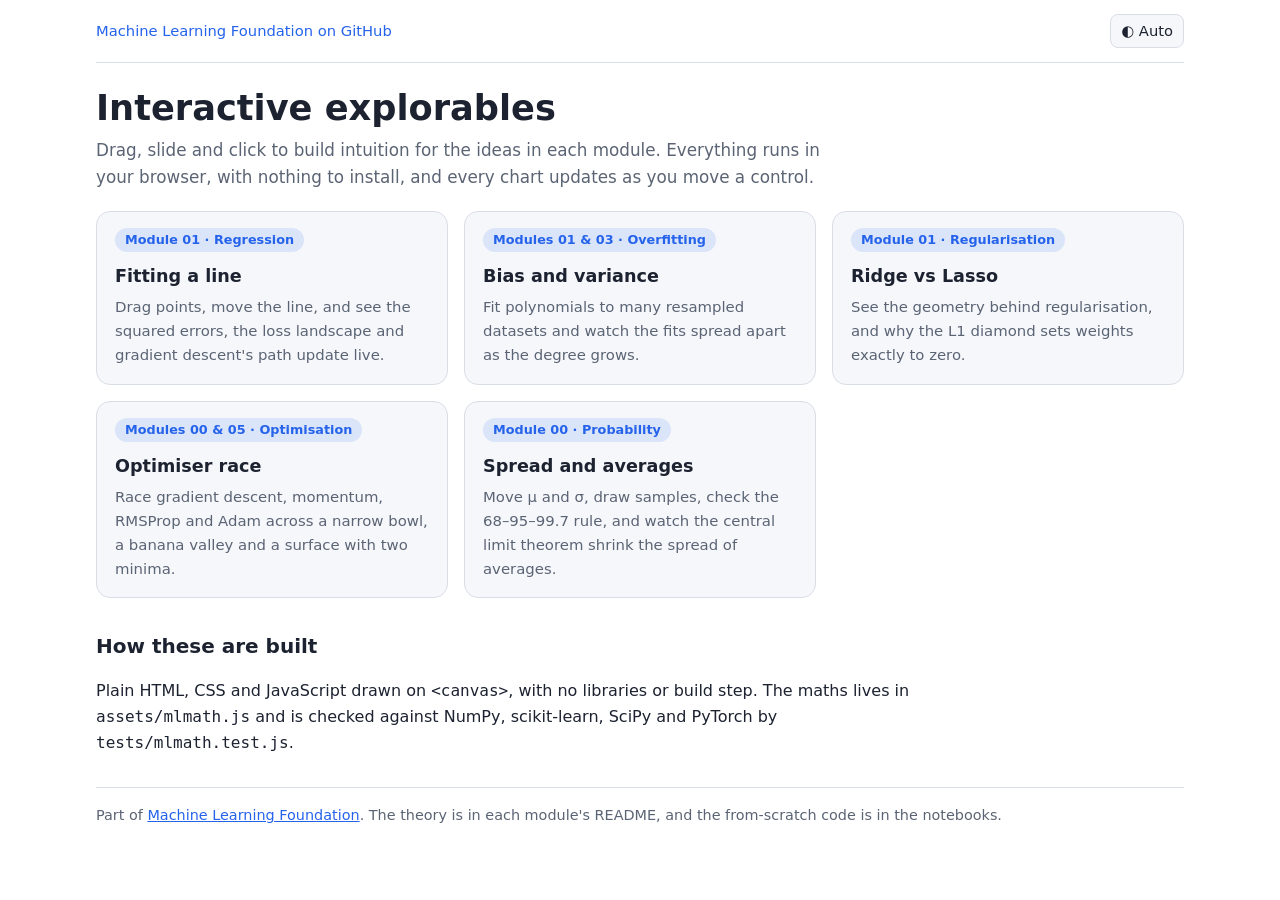
<file: docs/index.html>
<!doctype html>
<html lang="en">
<head>
<meta charset="utf-8">
<meta name="viewport" content="width=device-width, initial-scale=1">
<title>ML Explorables</title>
<meta name="description" content="Interactive, in-browser visualisations for the Machine Learning Foundation repository.">
<link rel="stylesheet" href="assets/style.css">
</head>
<body>
<div class="wrap">
  <nav class="topbar">
    <a href="https://github.com/sandeshjung/Machine-Learning-Foundation">Machine Learning Foundation on GitHub</a>
    <span class="spacer"></span>
    <button class="theme-btn" id="theme-btn" type="button">◐ Auto</button>
  </nav>

  <h1>Interactive explorables</h1>
  <p class="lede">Drag, slide and click to build intuition for the ideas in each module. Everything runs in your browser, with nothing to install, and every chart updates as you move a control.</p>

  <div class="cards">
    <a class="card" href="linear-regression.html">
      <span class="tag">Module 01 · Regression</span>
      <h3>Fitting a line</h3>
      <p>Drag points, move the line, and see the squared errors, the loss landscape and gradient descent's path update live.</p>
    </a>
    <a class="card" href="bias-variance.html">
      <span class="tag">Modules 01 &amp; 03 · Overfitting</span>
      <h3>Bias and variance</h3>
      <p>Fit polynomials to many resampled datasets and watch the fits spread apart as the degree grows.</p>
    </a>
    <a class="card" href="regularization.html">
      <span class="tag">Module 01 · Regularisation</span>
      <h3>Ridge vs Lasso</h3>
      <p>See the geometry behind regularisation, and why the L1 diamond sets weights exactly to zero.</p>
    </a>
    <a class="card" href="gradient-descent.html">
      <span class="tag">Modules 00 &amp; 05 · Optimisation</span>
      <h3>Optimiser race</h3>
      <p>Race gradient descent, momentum, RMSProp and Adam across a narrow bowl, a banana valley and a surface with two minima.</p>
    </a>
    <a class="card" href="normal-distribution.html">
      <span class="tag">Module 00 · Probability</span>
      <h3>Spread and averages</h3>
      <p>Move μ and σ, draw samples, check the 68–95–99.7 rule, and watch the central limit theorem shrink the spread of averages.</p>
    </a>
  </div>

  <h2>How these are built</h2>
  <p class="notes">Plain HTML, CSS and JavaScript drawn on <code>&lt;canvas&gt;</code>, with no libraries or build step. The maths lives in <code>assets/mlmath.js</code> and is checked against NumPy, scikit-learn, SciPy and PyTorch by <code>tests/mlmath.test.js</code>.</p>

  <footer class="links">
    Part of <a href="https://github.com/sandeshjung/Machine-Learning-Foundation">Machine Learning Foundation</a>. The theory is in each module's README, and the from-scratch code is in the notebooks.
  </footer>
</div>
<script src="assets/plot.js"></script>
</body>
</html>
</file>
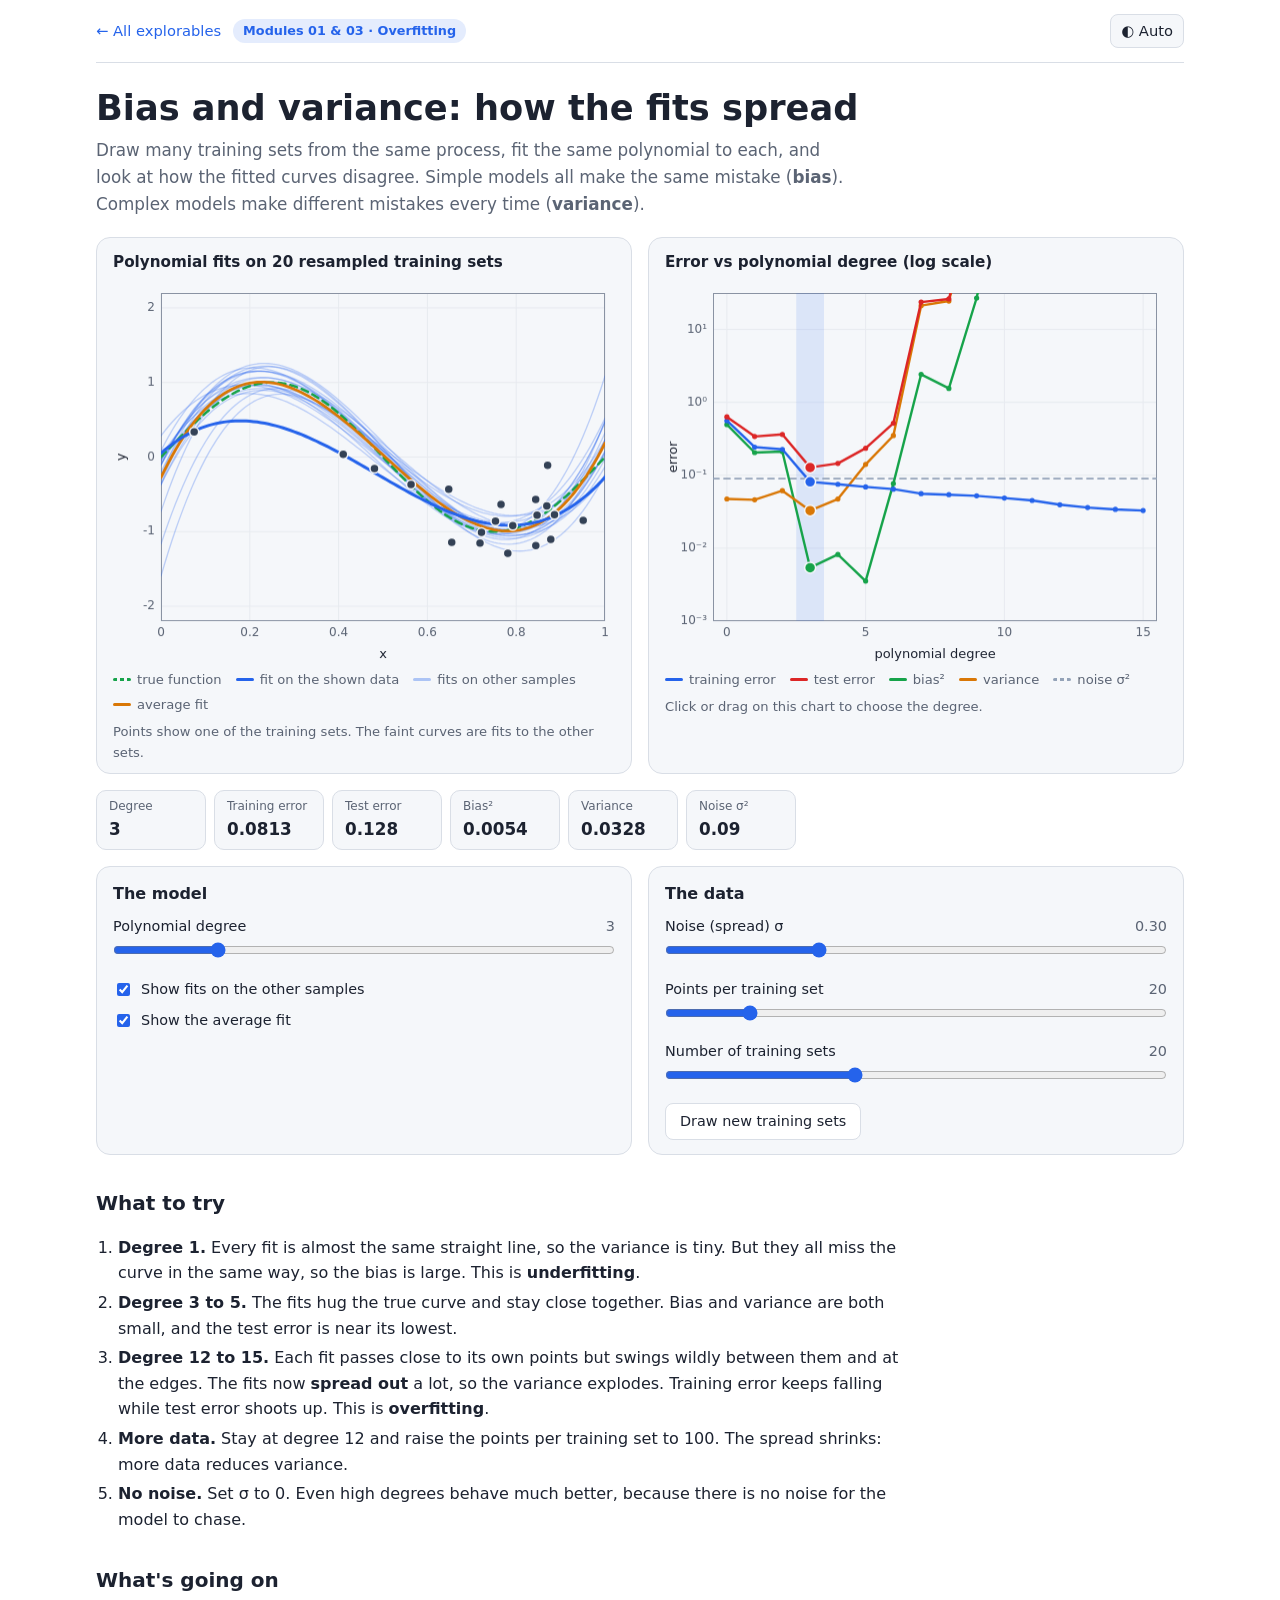
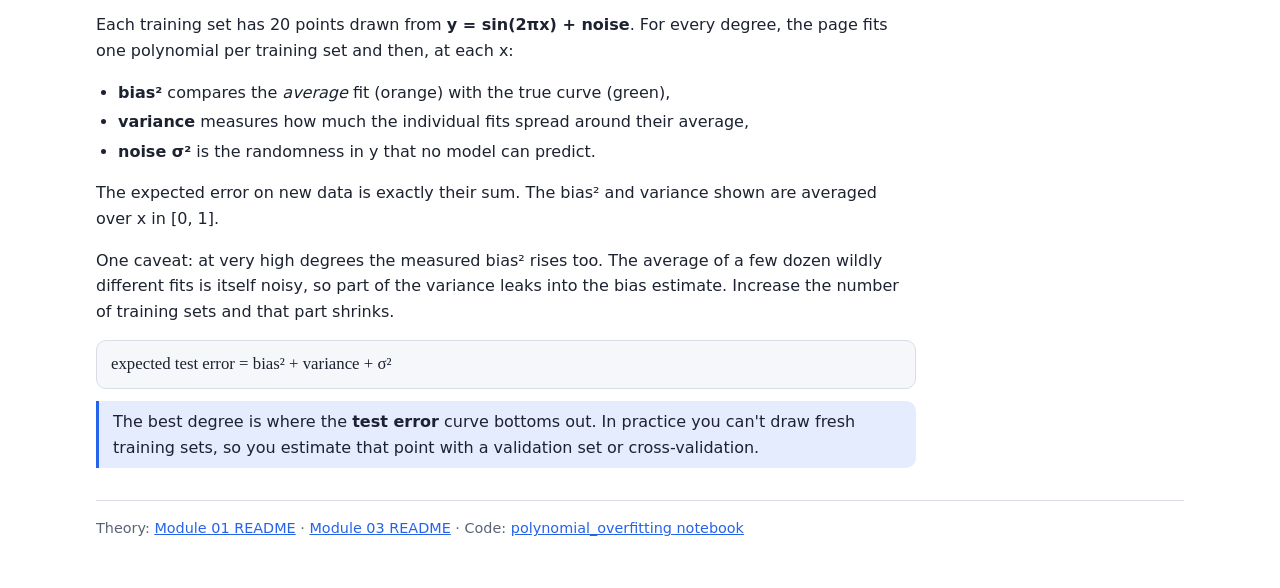
<file: docs/bias-variance.html>
<!doctype html>
<html lang="en">
<head>
<meta charset="utf-8">
<meta name="viewport" content="width=device-width, initial-scale=1">
<title>Bias and Variance</title>
<meta name="description" content="Fit polynomials to many resampled datasets and watch the fits spread out as the degree grows.">
<link rel="stylesheet" href="assets/style.css">
</head>
<body>
<div class="wrap">
  <nav class="topbar">
    <a href="index.html">← All explorables</a>
    <span class="tag">Modules 01 &amp; 03 · Overfitting</span>
    <span class="spacer"></span>
    <button class="theme-btn" id="theme-btn" type="button">◐ Auto</button>
  </nav>

  <h1>Bias and variance: how the fits spread</h1>
  <p class="lede">Draw many training sets from the same process, fit the same polynomial to each, and look at how the fitted curves disagree. Simple models all make the same mistake (<b>bias</b>). Complex models make different mistakes every time (<b>variance</b>).</p>

  <div class="panels">
    <figure class="panel">
      <figcaption>Polynomial fits on <span id="cap-k">20</span> resampled training sets</figcaption>
      <canvas id="fits" role="img" aria-label="True sine curve, one training set and the polynomial fits from many resampled training sets"></canvas>
      <div class="legend">
        <span><i class="dash" style="color:var(--c-true)"></i>true function</span>
        <span><i style="background:var(--c-fit)"></i>fit on the shown data</span>
        <span><i style="background:var(--s1);opacity:.35"></i>fits on other samples</span>
        <span><i style="background:var(--s4)"></i>average fit</span>
      </div>
      <p class="hint">Points show one of the training sets. The faint curves are fits to the other sets.</p>
    </figure>
    <figure class="panel">
      <figcaption>Error vs polynomial degree (log scale)</figcaption>
      <canvas id="errors" role="img" aria-label="Training error, test error, bias squared and variance against polynomial degree"></canvas>
      <div class="legend">
        <span><i style="background:var(--s1)"></i>training error</span>
        <span><i style="background:var(--s2)"></i>test error</span>
        <span><i style="background:var(--s3)"></i>bias²</span>
        <span><i style="background:var(--s4)"></i>variance</span>
        <span><i class="dash" style="color:var(--c-ghost)"></i>noise σ²</span>
      </div>
      <p class="hint">Click or drag on this chart to choose the degree.</p>
    </figure>
  </div>

  <div class="readouts">
    <div class="readout"><span class="k">Degree</span><span class="v" id="ro-d">—</span></div>
    <div class="readout"><span class="k">Training error</span><span class="v" id="ro-train">—</span></div>
    <div class="readout"><span class="k">Test error</span><span class="v" id="ro-test">—</span></div>
    <div class="readout"><span class="k">Bias²</span><span class="v" id="ro-bias">—</span></div>
    <div class="readout"><span class="k">Variance</span><span class="v" id="ro-var">—</span></div>
    <div class="readout"><span class="k">Noise σ²</span><span class="v" id="ro-noise">—</span></div>
  </div>

  <div class="controls">
    <div class="group">
      <h3>The model</h3>
      <label class="ctl"><span class="row">Polynomial degree <output for="deg"></output></span><input type="range" id="deg" min="0" max="15" step="1" value="3"></label>
      <label class="check"><input type="checkbox" id="show-all" checked> Show fits on the other samples</label>
      <label class="check"><input type="checkbox" id="show-mean" checked> Show the average fit</label>
    </div>
    <div class="group">
      <h3>The data</h3>
      <label class="ctl"><span class="row">Noise (spread) σ <output for="noise"></output></span><input type="range" id="noise" min="0" max="1" step="0.01" value="0.3"></label>
      <label class="ctl"><span class="row">Points per training set <output for="n"></output></span><input type="range" id="n" min="5" max="100" step="1" value="20"></label>
      <label class="ctl"><span class="row">Number of training sets <output for="k"></output></span><input type="range" id="k" min="2" max="50" step="1" value="20"></label>
      <div class="buttons"><button class="btn" id="resample" type="button">Draw new training sets</button></div>
    </div>
  </div>

  <section class="notes">
    <h2>What to try</h2>
    <ol>
      <li><b>Degree 1.</b> Every fit is almost the same straight line, so the variance is tiny. But they all miss the curve in the same way, so the bias is large. This is <b>underfitting</b>.</li>
      <li><b>Degree 3 to 5.</b> The fits hug the true curve and stay close together. Bias and variance are both small, and the test error is near its lowest.</li>
      <li><b>Degree 12 to 15.</b> Each fit passes close to its own points but swings wildly between them and at the edges. The fits now <b>spread out</b> a lot, so the variance explodes. Training error keeps falling while test error shoots up. This is <b>overfitting</b>.</li>
      <li><b>More data.</b> Stay at degree 12 and raise the points per training set to 100. The spread shrinks: more data reduces variance.</li>
      <li><b>No noise.</b> Set σ to 0. Even high degrees behave much better, because there is no noise for the model to chase.</li>
    </ol>

    <h2>What's going on</h2>
    <p>Each training set has <span id="n-txt">20</span> points drawn from <b>y = sin(2πx) + noise</b>. For every degree, the page fits one polynomial per training set and then, at each x:</p>
    <ul>
      <li><b>bias²</b> compares the <i>average</i> fit (orange) with the true curve (green),</li>
      <li><b>variance</b> measures how much the individual fits spread around their average,</li>
      <li><b>noise σ²</b> is the randomness in y that no model can predict.</li>
    </ul>
    <p>The expected error on new data is exactly their sum. The bias² and variance shown are averaged over x in [0, 1].</p>
    <p>One caveat: at very high degrees the measured bias² rises too. The average of a few dozen wildly different fits is itself noisy, so part of the variance leaks into the bias estimate. Increase the number of training sets and that part shrinks.</p>
    <div class="formula">expected test error = bias² + variance + σ²</div>
    <div class="callout">The best degree is where the <b>test error</b> curve bottoms out. In practice you can't draw fresh training sets, so you estimate that point with a validation set or cross-validation.</div>
  </section>

  <footer class="links">
    Theory: <a href="https://github.com/sandeshjung/Machine-Learning-Foundation/blob/main/01_Supervised_Regression/README.md#4-polynomial-regression-and-overfitting">Module 01 README</a> ·
    <a href="https://github.com/sandeshjung/Machine-Learning-Foundation/blob/main/03_Model_evaluation_selection/README.md#1-generalisation-and-the-biasvariance-trade-off">Module 03 README</a> ·
    Code: <a href="https://github.com/sandeshjung/Machine-Learning-Foundation/blob/main/01_Supervised_Regression/polynomial_overfitting.ipynb">polynomial_overfitting notebook</a>
  </footer>
</div>

<script src="assets/mlmath.js"></script>
<script src="assets/plot.js"></script>
<script>
(function () {
  "use strict";
  const M = MLMath, U = PlotUI, $ = (id) => document.getElementById(id);
  const MAXDEG = 15;
  const truth = (x) => Math.sin(2 * Math.PI * x);
  const grid = M.linspace(0, 1, 121);

  const S = { seed: 3, base: null, curves: null, fits: null };

  const fitPlot = new Plot($("fits"), { xmin: 0, xmax: 1, ymin: -2.2, ymax: 2.2, xlabel: "x", ylabel: "y" });
  const errPlot = new Plot($("errors"), { xmin: -0.5, xmax: MAXDEG + 0.5, ymin: -3, ymax: 1.5, ylog: true, xlabel: "polynomial degree", ylabel: "error" });

  const deg = U.bindRange("deg", { format: String, onInput: () => { S.fits = null; draw(); } });
  const noise = U.bindRange("noise", { format: (v) => v.toFixed(2), onInput: recompute });
  const nIn = U.bindRange("n", { format: String, onInput: () => { S.base = null; recompute(); } });
  const kIn = U.bindRange("k", { format: String, onInput: () => { S.base = null; recompute(); } });
  ["show-all", "show-mean"].forEach((id) => $(id).addEventListener("change", draw));
  $("resample").addEventListener("click", () => { S.seed++; S.base = null; recompute(); });

  // Base samples: x ~ U(0, 1) and z ~ N(0, 1) per training set; y = sin(2πx) + σ z.
  function makeBase() {
    const n = nIn.get(), K = kIn.get();
    S.base = Array.from({ length: K }, (_, k) => {
      const r = M.rng(S.seed * 7919 + k * 104729);
      const xs = [], zs = [];
      for (let i = 0; i < n; i++) { xs.push(r()); zs.push(M.randn(r)); }
      return { xs, zs };
    });
  }

  /** Fit degree d on every training set: predictions on the grid and training errors. */
  function fitAll(d) {
    const sigma = noise.get();
    return S.base.map(({ xs, zs }) => {
      const ys = xs.map((x, i) => truth(x) + sigma * zs[i]);
      const coef = M.polyFit(xs.map((x) => 2 * x - 1), ys, d);
      const pred = (x) => M.polyEval(coef, 2 * x - 1);
      const train = M.mean(xs.map((x, i) => (pred(x) - ys[i]) ** 2));
      return { xs, ys, pred, onGrid: grid.map(pred), train };
    });
  }

  function decompose(fits) {
    const K = fits.length;
    let bias2 = 0, variance = 0;
    grid.forEach((x, g) => {
      const vals = fits.map((f) => f.onGrid[g]);
      const m = M.mean(vals);
      bias2 += (m - truth(x)) ** 2;
      variance += vals.reduce((s, v) => s + (v - m) ** 2, 0) / K;
    });
    bias2 /= grid.length; variance /= grid.length;
    const s2 = noise.get() ** 2;
    return { bias2, variance, noise: s2, test: bias2 + variance + s2, train: M.mean(fits.map((f) => f.train)) };
  }

  function recompute() {
    if (!S.base) makeBase();
    S.curves = [];
    for (let d = 0; d <= MAXDEG; d++) S.curves.push(decompose(fitAll(d)));
    S.fits = null;
    draw();
  }

  // pick the degree from the error chart
  const pickDeg = (px) => { const d = Math.round(errPlot.invX(px)); deg.set(Math.max(0, Math.min(MAXDEG, d))); S.fits = null; draw(); };
  U.draggable($("errors"), {
    pick: (px, py) => (errPlot.inside(px, py) ? "deg" : null),
    onDown: (h, px) => { if (h) pickDeg(px); return h; },
    onMove: (h, px) => pickDeg(px),
  });

  function draw() {
    const css = U.cssVar, d = deg.get();
    if (!S.fits) S.fits = fitAll(d);
    const fits = S.fits, cur = S.curves[d];
    U.setText("cap-k", String(fits.length));
    U.setText("n-txt", String(nIn.get()));

    // fits panel
    const P = fitPlot;
    P.clear(); P.axes();
    P.clipped(() => {
      if ($("show-all").checked) fits.slice(1).forEach((f) => P.line(grid, f.onGrid, { color: css("--s1"), width: 1.3, alpha: 0.28 }));
      P.fn(truth, { color: css("--c-true"), width: 2.5, dash: [7, 5] });
      if ($("show-mean").checked) P.line(grid, grid.map((_, g) => M.mean(fits.map((f) => f.onGrid[g]))), { color: css("--s4"), width: 2.8 });
      P.line(grid, fits[0].onGrid, { color: css("--c-fit"), width: 3 });
      P.dots(fits[0].xs, fits[0].ys, { color: css("--c-data"), r: 4.5, stroke: css("--surface") });
    });

    // error panel
    const Q = errPlot, ds = S.curves.map((_, i) => i);
    Q.clear(); Q.axes();
    Q.clipped(() => {
      const c = Q.ctx;
      c.save(); c.fillStyle = css("--accent-soft");
      c.fillRect(Q.X(d - 0.5), Q.T, Q.X(d + 0.5) - Q.X(d - 0.5), Q.B - Q.T); c.restore();
      if (cur.noise > 0) Q.line([-0.5, MAXDEG + 0.5], [cur.noise, cur.noise], { color: css("--c-ghost"), dash: [6, 5], width: 1.8 });
      const series = [["bias2", "--s3"], ["variance", "--s4"], ["train", "--s1"], ["test", "--s2"]];
      for (const [key, col] of series) {
        const ys = S.curves.map((c) => Math.max(c[key], 1e-12));
        Q.line(ds, ys, { color: css(col), width: 2.4 });
        Q.dots(ds, ys, { color: css(col), r: 2.6 });
        Q.dots([d], [ys[d]], { color: css(col), r: 5.5, stroke: css("--surface") });
      }
    });

    U.setText("ro-d", String(d));
    U.setText("ro-train", U.fmt(cur.train));
    U.setText("ro-test", U.fmt(cur.test));
    U.setText("ro-bias", U.fmt(cur.bias2));
    U.setText("ro-var", U.fmt(cur.variance));
    U.setText("ro-noise", U.fmt(cur.noise));
  }

  U.autoRedraw([fitPlot, errPlot], draw);
  recompute();
})();
</script>
</body>
</html>
</file>
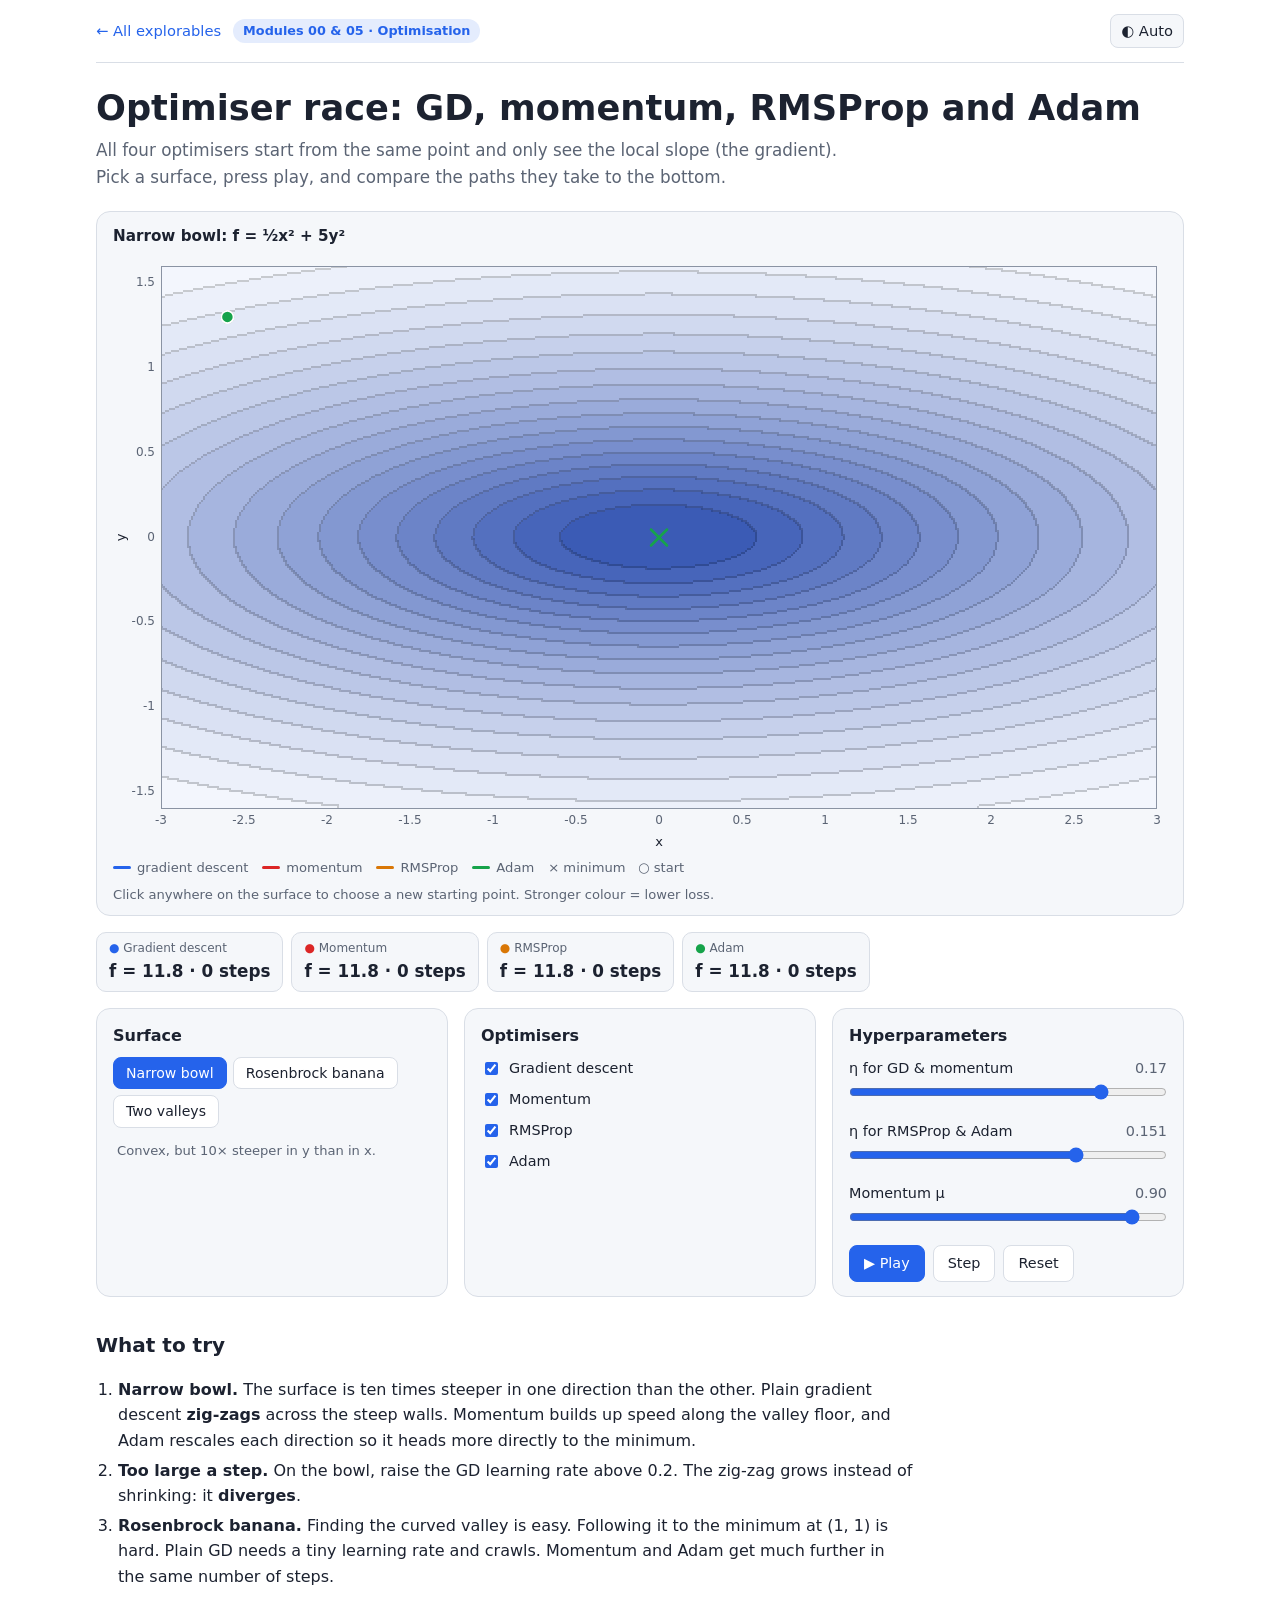
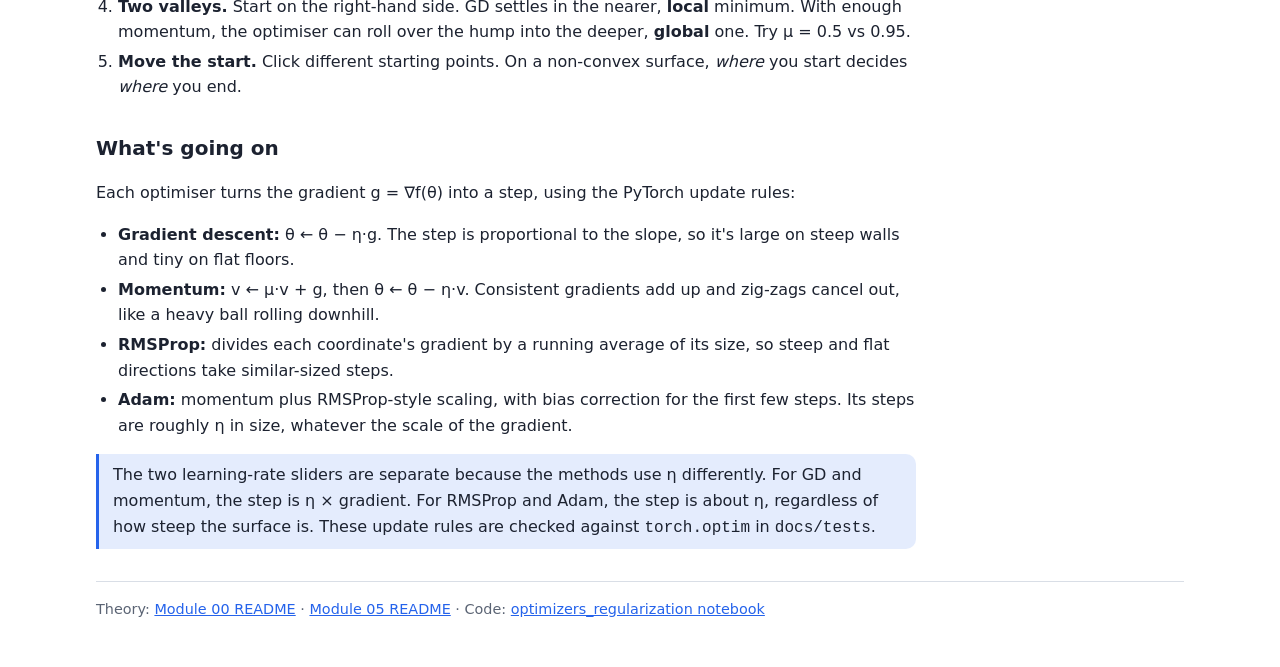
<file: docs/gradient-descent.html>
<!doctype html>
<html lang="en">
<head>
<meta charset="utf-8">
<meta name="viewport" content="width=device-width, initial-scale=1">
<title>Optimizer Race</title>
<meta name="description" content="Race gradient descent, momentum, RMSProp and Adam across different loss surfaces.">
<link rel="stylesheet" href="assets/style.css">
</head>
<body>
<div class="wrap">
  <nav class="topbar">
    <a href="index.html">← All explorables</a>
    <span class="tag">Modules 00 &amp; 05 · Optimisation</span>
    <span class="spacer"></span>
    <button class="theme-btn" id="theme-btn" type="button">◐ Auto</button>
  </nav>

  <h1>Optimiser race: GD, momentum, RMSProp and Adam</h1>
  <p class="lede">All four optimisers start from the same point and only see the local slope (the gradient). Pick a surface, press play, and compare the paths they take to the bottom.</p>

  <div class="panels">
    <figure class="panel">
      <figcaption id="surf-caption">Loss surface</figcaption>
      <canvas id="surface" class="wide" role="img" aria-label="Contour map of the loss surface with the path of each optimiser"></canvas>
      <div class="legend">
        <span><i style="background:var(--s1)"></i>gradient descent</span>
        <span><i style="background:var(--s2)"></i>momentum</span>
        <span><i style="background:var(--s4)"></i>RMSProp</span>
        <span><i style="background:var(--s3)"></i>Adam</span>
        <span>× minimum &nbsp; ○ start</span>
      </div>
      <p class="hint">Click anywhere on the surface to choose a new starting point. Stronger colour = lower loss.</p>
    </figure>
  </div>

  <div class="readouts" id="readouts"></div>

  <div class="controls">
    <div class="group">
      <h3>Surface</h3>
      <div class="seg" role="radiogroup" aria-label="Surface">
        <label><input type="radio" name="surf" value="bowl" checked><span>Narrow bowl</span></label>
        <label><input type="radio" name="surf" value="rosen"><span>Rosenbrock banana</span></label>
        <label><input type="radio" name="surf" value="two"><span>Two valleys</span></label>
      </div>
      <p class="hint" id="surf-desc"></p>
    </div>
    <div class="group">
      <h3>Optimisers</h3>
      <label class="check"><input type="checkbox" class="opt-on" value="gd" checked> Gradient descent</label>
      <label class="check"><input type="checkbox" class="opt-on" value="momentum" checked> Momentum</label>
      <label class="check"><input type="checkbox" class="opt-on" value="rmsprop" checked> RMSProp</label>
      <label class="check"><input type="checkbox" class="opt-on" value="adam" checked> Adam</label>
    </div>
    <div class="group">
      <h3>Hyperparameters</h3>
      <label class="ctl"><span class="row">η for GD &amp; momentum <output for="lr"></output></span><input type="range" id="lr" min="-4" max="0" step="0.01" value="-0.77"></label>
      <label class="ctl"><span class="row">η for RMSProp &amp; Adam <output for="lra"></output></span><input type="range" id="lra" min="-3" max="0" step="0.01" value="-0.82"></label>
      <label class="ctl"><span class="row">Momentum μ <output for="mu"></output></span><input type="range" id="mu" min="0" max="0.99" step="0.01" value="0.9"></label>
      <div class="buttons">
        <button class="btn primary" id="play" type="button">▶ Play</button>
        <button class="btn" id="step" type="button">Step</button>
        <button class="btn" id="reset" type="button">Reset</button>
      </div>
    </div>
  </div>

  <section class="notes">
    <h2>What to try</h2>
    <ol>
      <li><b>Narrow bowl.</b> The surface is ten times steeper in one direction than the other. Plain gradient descent <b>zig-zags</b> across the steep walls. Momentum builds up speed along the valley floor, and Adam rescales each direction so it heads more directly to the minimum.</li>
      <li><b>Too large a step.</b> On the bowl, raise the GD learning rate above 0.2. The zig-zag grows instead of shrinking: it <b>diverges</b>.</li>
      <li><b>Rosenbrock banana.</b> Finding the curved valley is easy. Following it to the minimum at (1, 1) is hard. Plain GD needs a tiny learning rate and crawls. Momentum and Adam get much further in the same number of steps.</li>
      <li><b>Two valleys.</b> Start on the right-hand side. GD settles in the nearer, <b>local</b> minimum. With enough momentum, the optimiser can roll over the hump into the deeper, <b>global</b> one. Try μ = 0.5 vs 0.95.</li>
      <li><b>Move the start.</b> Click different starting points. On a non-convex surface, <i>where</i> you start decides <i>where</i> you end.</li>
    </ol>

    <h2>What's going on</h2>
    <p>Each optimiser turns the gradient g = ∇f(θ) into a step, using the PyTorch update rules:</p>
    <ul>
      <li><b>Gradient descent:</b> θ ← θ − η·g. The step is proportional to the slope, so it's large on steep walls and tiny on flat floors.</li>
      <li><b>Momentum:</b> v ← μ·v + g, then θ ← θ − η·v. Consistent gradients add up and zig-zags cancel out, like a heavy ball rolling downhill.</li>
      <li><b>RMSProp:</b> divides each coordinate's gradient by a running average of its size, so steep and flat directions take similar-sized steps.</li>
      <li><b>Adam:</b> momentum plus RMSProp-style scaling, with bias correction for the first few steps. Its steps are roughly η in size, whatever the scale of the gradient.</li>
    </ul>
    <div class="callout">The two learning-rate sliders are separate because the methods use η differently. For GD and momentum, the step is η × gradient. For RMSProp and Adam, the step is about η, regardless of how steep the surface is. These update rules are checked against <code>torch.optim</code> in <code>docs/tests</code>.</div>
  </section>

  <footer class="links">
    Theory: <a href="https://github.com/sandeshjung/Machine-Learning-Foundation/blob/main/00_Mathematical_foundation/README.md#5-optimisation-algorithms">Module 00 README</a> ·
    <a href="https://github.com/sandeshjung/Machine-Learning-Foundation/blob/main/05_Neural_networks_deep_learning/README.md#5-optimisers-schedules-and-regularisation">Module 05 README</a> ·
    Code: <a href="https://github.com/sandeshjung/Machine-Learning-Foundation/blob/main/05_Neural_networks_deep_learning/optimizers_regularization.ipynb">optimizers_regularization notebook</a>
  </footer>
</div>

<script src="assets/mlmath.js"></script>
<script src="assets/plot.js"></script>
<script>
(function () {
  "use strict";
  const M = MLMath, U = PlotUI, $ = (id) => document.getElementById(id);

  // two-valley surface f = x⁴ − 3x² + x + y²: stationary points solve 4x³ − 6x + 1 = 0
  const newton = (x) => { for (let i = 0; i < 50; i++) x -= (4 * x ** 3 - 6 * x + 1) / (12 * x * x - 6); return x; };
  const twoF = (x, y) => x ** 4 - 3 * x * x + x + y * y;
  const xg = newton(-1.3), xl = newton(1.1);

  const SURF = {
    bowl: {
      name: "Narrow bowl: f = ½x² + 5y²",
      desc: "Convex, but 10× steeper in y than in x.",
      f: (x, y) => 0.5 * x * x + 5 * y * y,
      g: (x, y) => [x, 10 * y],
      range: [-3, 3, -1.6, 1.6], minima: [[0, 0, true]], start: [-2.6, 1.3], lr: 0.17, lra: 0.15,
      transform: (v) => Math.log1p(v),
    },
    rosen: {
      name: "Rosenbrock banana: f = (1 − x)² + 100(y − x²)²",
      desc: "A curved, flat-bottomed valley. Minimum at (1, 1).",
      f: (x, y) => (1 - x) ** 2 + 100 * (y - x * x) ** 2,
      g: (x, y) => [-2 * (1 - x) - 400 * x * (y - x * x), 200 * (y - x * x)],
      range: [-2, 2, -0.8, 3], minima: [[1, 1, true]], start: [-1.5, 2.2], lr: 0.0012, lra: 0.05,
      transform: (v) => Math.log(v + 0.05),
    },
    two: {
      name: "Two valleys: f = x⁴ − 3x² + x + y²",
      desc: "Non-convex: a shallow local minimum (right) and a deeper global one (left).",
      f: twoF,
      g: (x, y) => [4 * x ** 3 - 6 * x + 1, 2 * y],
      range: [-2.2, 2.2, -1.8, 1.8], minima: [[xg, 0, true], [xl, 0, false]], start: [1.9, 1.4], lr: 0.02, lra: 0.05,
      transform: (v) => Math.log(v - twoF(xg, 0) + 0.3),
    },
  };
  const OPTS = [
    { kind: "gd", label: "Gradient descent", color: "--s1" },
    { kind: "momentum", label: "Momentum", color: "--s2" },
    { kind: "rmsprop", label: "RMSProp", color: "--s4" },
    { kind: "adam", label: "Adam", color: "--s3" },
  ];
  const MAX_STEPS = 3000;

  const S = { surf: "bowl", start: null, runs: [], playing: false, steps: 0 };
  const plot = new Plot($("surface"), { xlabel: "x", ylabel: "y" });

  const lr = U.bindRange("lr", { log: true, format: (v) => U.fmt(v, 3), onInput: reset });
  const lra = U.bindRange("lra", { log: true, format: (v) => U.fmt(v, 3), onInput: reset });
  const mu = U.bindRange("mu", { format: (v) => v.toFixed(2), onInput: reset });
  document.querySelectorAll(".opt-on").forEach((el) => el.addEventListener("change", draw));
  document.querySelectorAll('input[name="surf"]').forEach((el) => el.addEventListener("change", () => setSurface(el.value)));
  $("play").addEventListener("click", () => (S.playing ? pause() : play()));
  $("step").addEventListener("click", () => { pause(); stepAll(1); draw(); });
  $("reset").addEventListener("click", () => { pause(); reset(); });

  // readout chips, one per optimiser
  $("readouts").innerHTML = OPTS.map((o) =>
    `<div class="readout" id="ro-${o.kind}"><span class="k"><span style="color:var(${o.color})">●</span> ${o.label}</span><span class="v">—</span></div>`).join("");

  function setSurface(key) {
    S.surf = key;
    const s = SURF[key];
    plot.setRange(...s.range);
    S.start = s.start.slice();
    lr.set(s.lr); lra.set(s.lra);
    U.setText("surf-caption", s.name);
    U.setText("surf-desc", s.desc);
    pause(); reset();
  }

  function reset() {
    const s = SURF[S.surf];
    S.steps = 0;
    S.runs = OPTS.map((o) => ({
      ...o,
      opt: M.makeOptimizer(o.kind, { lr: o.kind === "gd" || o.kind === "momentum" ? lr.get() : lra.get(), mu: mu.get() }),
      theta: S.start.slice(),
      path: [S.start.slice()],
      status: "ready",
    }));
    draw();
  }

  function stepAll(k) {
    const s = SURF[S.surf];
    for (let i = 0; i < k; i++) {
      S.steps++;
      for (const r of S.runs) {
        if (r.status === "diverged" || r.status === "converged") continue;
        const g = s.g(...r.theta);
        const next = r.opt.step(r.theta, g);
        if (!next.every(isFinite) || Math.abs(next[0]) > 1e3 || Math.abs(next[1]) > 1e3) { r.status = "diverged"; continue; }
        r.theta = next;
        r.path.push(next);
        r.status = Math.hypot(...g) < 1e-6 ? "converged" : "running";
      }
    }
  }

  function loop() {
    if (!S.playing) return;
    const per = S.steps < 60 ? 1 : 3;
    stepAll(per);
    draw();
    if (S.steps >= MAX_STEPS || S.runs.every((r) => r.status === "diverged" || r.status === "converged")) pause();
    else requestAnimationFrame(loop);
  }
  function play() { S.playing = true; $("play").textContent = "❚❚ Pause"; requestAnimationFrame(loop); }
  function pause() { S.playing = false; $("play").textContent = "▶ Play"; }

  U.draggable($("surface"), {
    pick: (px, py) => (plot.inside(px, py) ? "s" : null),
    onDown: (h, px, py) => {
      if (!h) return h;
      S.start = [plot.invX(px), plot.invY(py)];
      pause(); reset();
      return null;
    },
  });

  function draw() {
    const css = U.cssVar, s = SURF[S.surf];
    const on = new Set([...document.querySelectorAll(".opt-on:checked")].map((el) => el.value));
    plot.clear();
    plot.heatmap(s.f, { key: S.surf, transform: s.transform, bands: 18 });
    plot.axes({ grid: false });
    plot.clipped(() => {
      for (const [x, y, global] of s.minima) plot.cross(x, y, { color: global ? css("--c-true") : css("--c-ghost"), r: 8 });
      plot.dots([S.start[0]], [S.start[1]], { color: css("--surface"), r: 6, stroke: css("--text") });
      for (const r of S.runs) {
        if (!on.has(r.kind)) continue;
        plot.line(r.path.map((p) => p[0]), r.path.map((p) => p[1]), { color: css(r.color), width: 2.4 });
        plot.dots([r.theta[0]], [r.theta[1]], { color: css(r.color), r: 6, stroke: "#fff" });
      }
    });
    for (const r of S.runs) {
      const box = $("ro-" + r.kind);
      box.style.opacity = on.has(r.kind) ? 1 : 0.4;
      box.querySelector(".v").textContent = r.status === "diverged" ? "diverged" : `f = ${U.fmt(s.f(...r.theta))} · ${r.path.length - 1} steps`;
      box.className = "readout" + (r.status === "diverged" ? " bad" : "");
    }
  }

  U.autoRedraw([plot], draw);
  setSurface("bowl");
})();
</script>
</body>
</html>
</file>
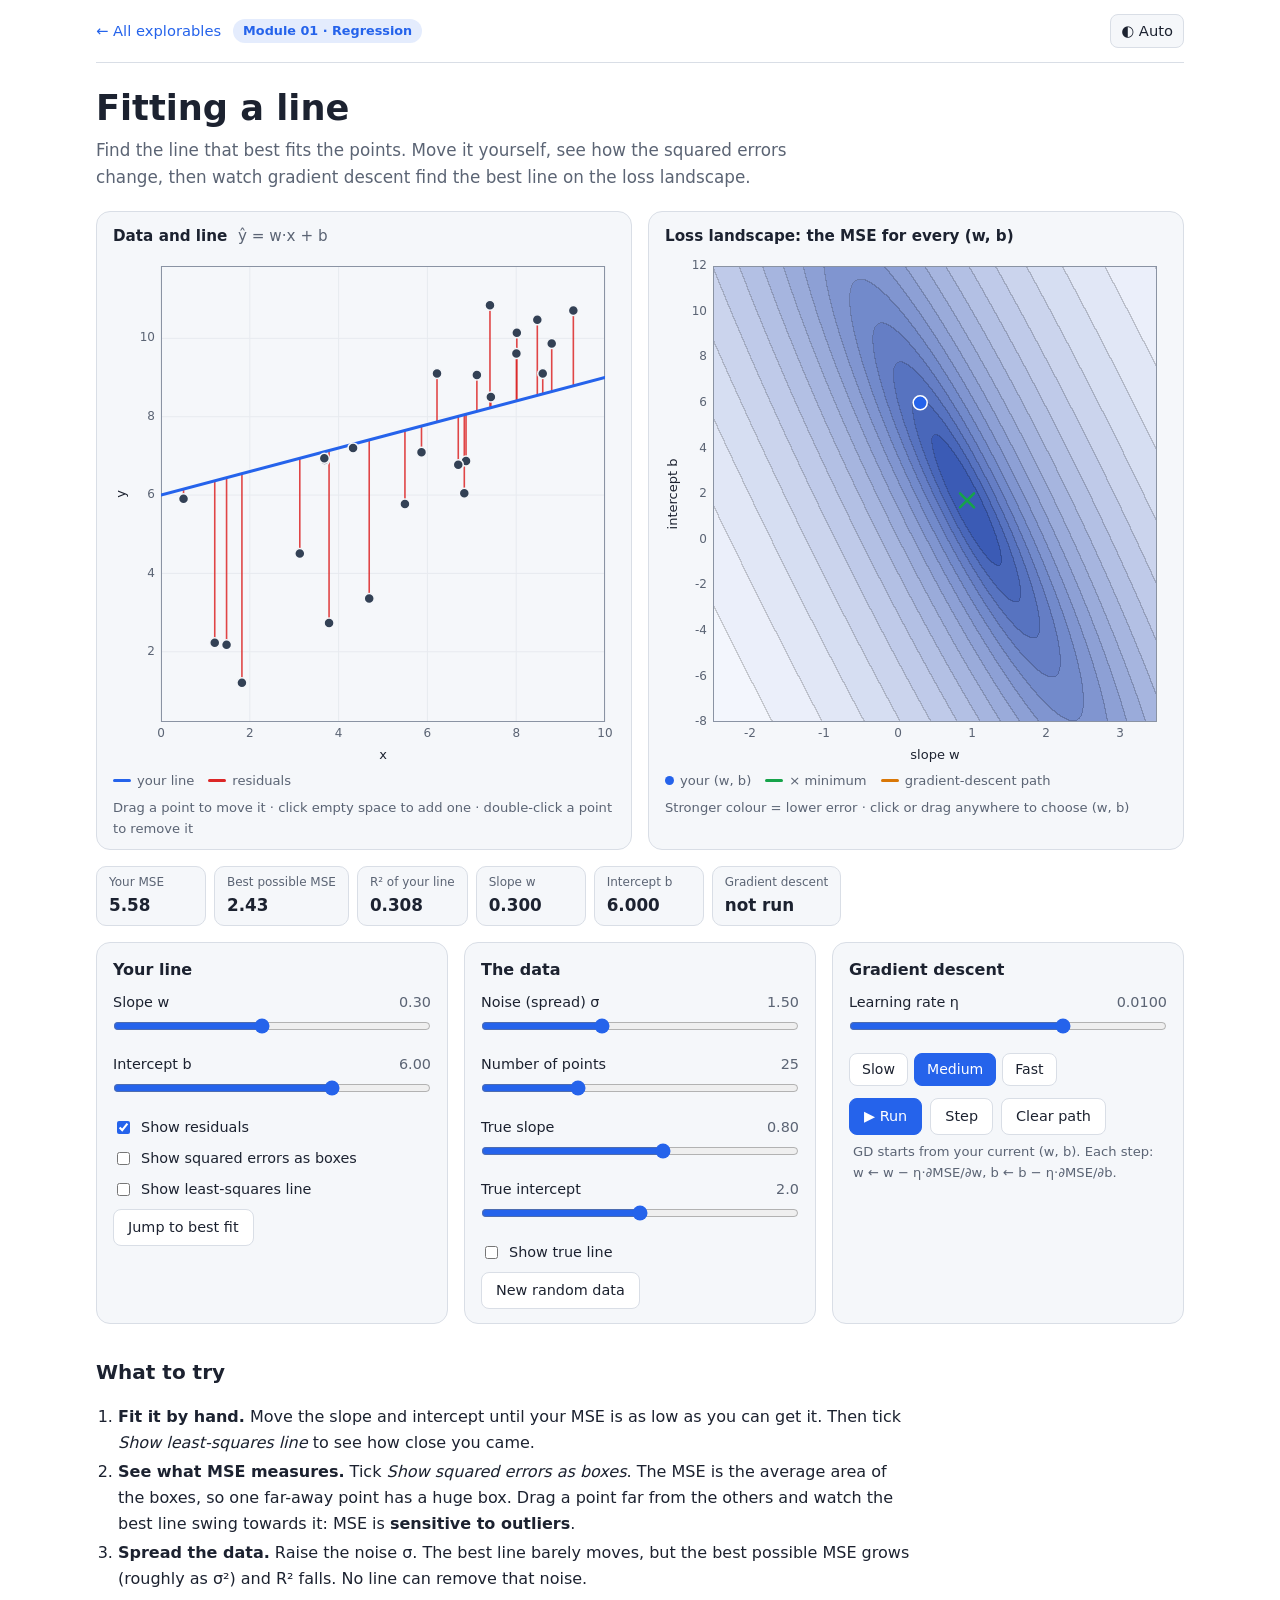
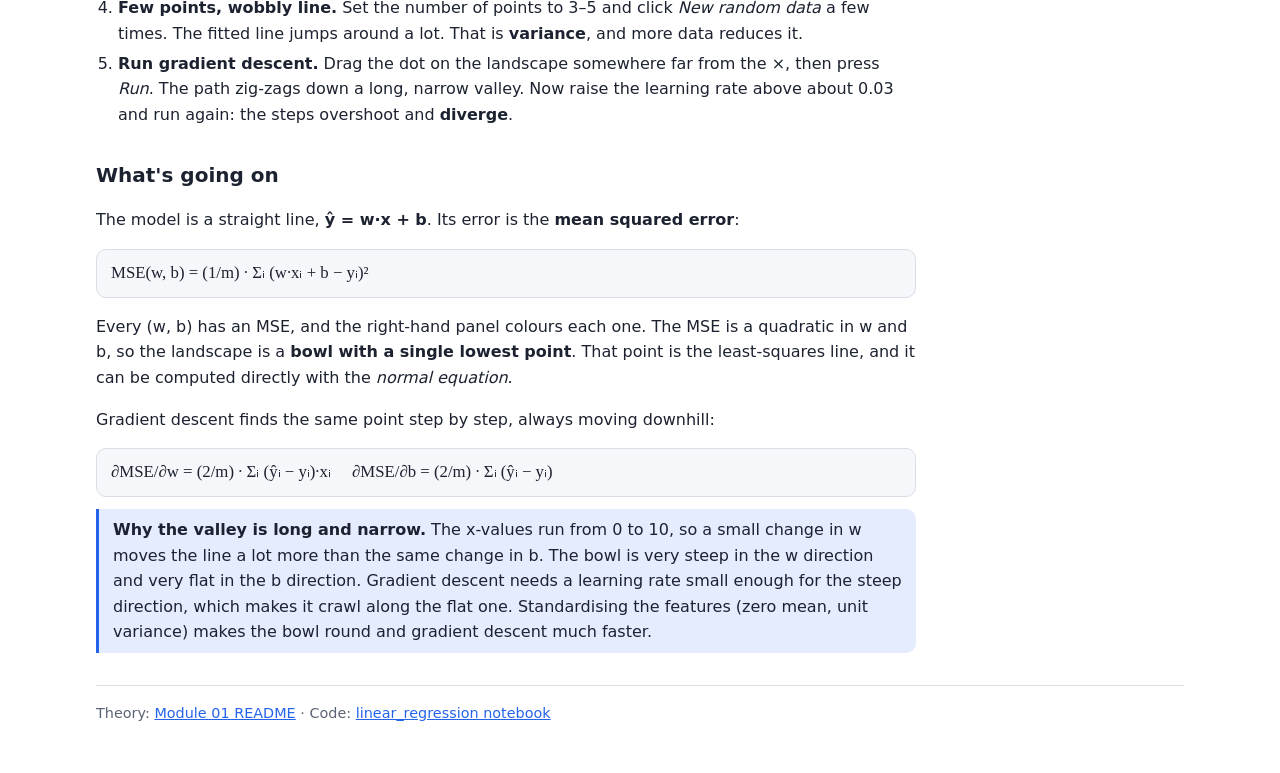
<file: docs/linear-regression.html>
<!doctype html>
<html lang="en">
<head>
<meta charset="utf-8">
<meta name="viewport" content="width=device-width, initial-scale=1">
<title>Fitting a Line</title>
<meta name="description" content="Drag points, move the line and watch the squared errors, the loss landscape and gradient descent update live.">
<link rel="stylesheet" href="assets/style.css">
</head>
<body>
<div class="wrap">
  <nav class="topbar">
    <a href="index.html">← All explorables</a>
    <span class="tag">Module 01 · Regression</span>
    <span class="spacer"></span>
    <button class="theme-btn" id="theme-btn" type="button">◐ Auto</button>
  </nav>

  <h1>Fitting a line</h1>
  <p class="lede">Find the line that best fits the points. Move it yourself, see how the squared errors change, then watch gradient descent find the best line on the loss landscape.</p>

  <div class="panels">
    <figure class="panel">
      <figcaption>Data and line &nbsp;<span style="font-weight:400;color:var(--muted)">ŷ = w·x + b</span></figcaption>
      <canvas id="data" class="square" role="img" aria-label="Scatter plot of the data with the current line and its residuals"></canvas>
      <div class="legend">
        <span><i style="background:var(--c-fit)"></i>your line</span>
        <span><i style="background:var(--c-resid)"></i>residuals</span>
        <span id="leg-best" hidden><i class="dash" style="color:var(--c-ghost)"></i>least-squares line</span>
        <span id="leg-true" hidden><i class="dash" style="color:var(--c-true)"></i>true line</span>
      </div>
      <p class="hint">Drag a point to move it · click empty space to add one · double-click a point to remove it</p>
    </figure>
    <figure class="panel">
      <figcaption>Loss landscape: the MSE for every (w, b)</figcaption>
      <canvas id="loss" class="square" role="img" aria-label="Contour map of the mean squared error over slope and intercept"></canvas>
      <div class="legend">
        <span><i class="dot" style="background:var(--c-fit)"></i>your (w, b)</span>
        <span><i style="background:var(--c-true)"></i>× minimum</span>
        <span><i style="background:var(--s4)"></i>gradient-descent path</span>
      </div>
      <p class="hint">Stronger colour = lower error · click or drag anywhere to choose (w, b)</p>
    </figure>
  </div>

  <div class="readouts">
    <div class="readout" id="ro-mse-box"><span class="k">Your MSE</span><span class="v" id="ro-mse">—</span></div>
    <div class="readout"><span class="k">Best possible MSE</span><span class="v" id="ro-best">—</span></div>
    <div class="readout"><span class="k">R² of your line</span><span class="v" id="ro-r2">—</span></div>
    <div class="readout"><span class="k">Slope w</span><span class="v" id="ro-w">—</span></div>
    <div class="readout"><span class="k">Intercept b</span><span class="v" id="ro-b">—</span></div>
    <div class="readout"><span class="k">Gradient descent</span><span class="v" id="ro-gd">—</span></div>
  </div>

  <div class="controls">
    <div class="group">
      <h3>Your line</h3>
      <label class="ctl"><span class="row">Slope w <output for="w"></output></span><input type="range" id="w" min="-2.5" max="3.5" step="0.01" value="0.3"></label>
      <label class="ctl"><span class="row">Intercept b <output for="b"></output></span><input type="range" id="b" min="-8" max="12" step="0.01" value="6"></label>
      <label class="check"><input type="checkbox" id="show-resid" checked> Show residuals</label>
      <label class="check"><input type="checkbox" id="show-sq"> Show squared errors as boxes</label>
      <label class="check"><input type="checkbox" id="show-best"> Show least-squares line</label>
      <div class="buttons"><button class="btn" id="snap" type="button">Jump to best fit</button></div>
    </div>

    <div class="group">
      <h3>The data</h3>
      <label class="ctl"><span class="row">Noise (spread) σ <output for="noise"></output></span><input type="range" id="noise" min="0" max="4" step="0.05" value="1.5"></label>
      <label class="ctl"><span class="row">Number of points <output for="n"></output></span><input type="range" id="n" min="2" max="80" step="1" value="25"></label>
      <label class="ctl"><span class="row">True slope <output for="tw"></output></span><input type="range" id="tw" min="-1.5" max="2.5" step="0.05" value="0.8"></label>
      <label class="ctl"><span class="row">True intercept <output for="tb"></output></span><input type="range" id="tb" min="-4" max="8" step="0.1" value="2"></label>
      <label class="check"><input type="checkbox" id="show-true"> Show true line</label>
      <div class="buttons"><button class="btn" id="newdata" type="button">New random data</button></div>
    </div>

    <div class="group">
      <h3>Gradient descent</h3>
      <label class="ctl"><span class="row">Learning rate η <output for="lr"></output></span><input type="range" id="lr" min="-3.5" max="-1.3" step="0.01" value="-2"></label>
      <div class="seg" role="radiogroup" aria-label="Speed">
        <label><input type="radio" name="speed" value="1"><span>Slow</span></label>
        <label><input type="radio" name="speed" value="5" checked><span>Medium</span></label>
        <label><input type="radio" name="speed" value="25"><span>Fast</span></label>
      </div>
      <div class="buttons">
        <button class="btn primary" id="run" type="button">▶ Run</button>
        <button class="btn" id="step" type="button">Step</button>
        <button class="btn" id="clearpath" type="button">Clear path</button>
      </div>
      <p class="hint">GD starts from your current (w, b). Each step: w ← w − η·∂MSE/∂w, b ← b − η·∂MSE/∂b.</p>
    </div>
  </div>

  <section class="notes">
    <h2>What to try</h2>
    <ol>
      <li><b>Fit it by hand.</b> Move the slope and intercept until your MSE is as low as you can get it. Then tick <i>Show least-squares line</i> to see how close you came.</li>
      <li><b>See what MSE measures.</b> Tick <i>Show squared errors as boxes</i>. The MSE is the average area of the boxes, so one far-away point has a huge box. Drag a point far from the others and watch the best line swing towards it: MSE is <b>sensitive to outliers</b>.</li>
      <li><b>Spread the data.</b> Raise the noise σ. The best line barely moves, but the best possible MSE grows (roughly as σ²) and R² falls. No line can remove that noise.</li>
      <li><b>Few points, wobbly line.</b> Set the number of points to 3–5 and click <i>New random data</i> a few times. The fitted line jumps around a lot. That is <b>variance</b>, and more data reduces it.</li>
      <li><b>Run gradient descent.</b> Drag the dot on the landscape somewhere far from the ×, then press <i>Run</i>. The path zig-zags down a long, narrow valley. Now raise the learning rate above about 0.03 and run again: the steps overshoot and <b>diverge</b>.</li>
    </ol>

    <h2>What's going on</h2>
    <p>The model is a straight line, <b>ŷ = w·x + b</b>. Its error is the <b>mean squared error</b>:</p>
    <div class="formula">MSE(w, b) = (1/m) · Σᵢ (w·xᵢ + b − yᵢ)²</div>
    <p>Every (w, b) has an MSE, and the right-hand panel colours each one. The MSE is a quadratic in w and b, so the landscape is a <b>bowl with a single lowest point</b>. That point is the least-squares line, and it can be computed directly with the <i>normal equation</i>.</p>
    <p>Gradient descent finds the same point step by step, always moving downhill:</p>
    <div class="formula">∂MSE/∂w = (2/m) · Σᵢ (ŷᵢ − yᵢ)·xᵢ &nbsp;&nbsp;&nbsp; ∂MSE/∂b = (2/m) · Σᵢ (ŷᵢ − yᵢ)</div>
    <div class="callout"><b>Why the valley is long and narrow.</b> The x-values run from 0 to 10, so a small change in w moves the line a lot more than the same change in b. The bowl is very steep in the w direction and very flat in the b direction. Gradient descent needs a learning rate small enough for the steep direction, which makes it crawl along the flat one. Standardising the features (zero mean, unit variance) makes the bowl round and gradient descent much faster.</div>
  </section>

  <footer class="links">
    Theory: <a href="https://github.com/sandeshjung/Machine-Learning-Foundation/blob/main/01_Supervised_Regression/README.md">Module 01 README</a> ·
    Code: <a href="https://github.com/sandeshjung/Machine-Learning-Foundation/blob/main/01_Supervised_Regression/linear_regression.ipynb">linear_regression notebook</a>
  </footer>
</div>

<script src="assets/mlmath.js"></script>
<script src="assets/plot.js"></script>
<script>
(function () {
  "use strict";
  const M = MLMath, U = PlotUI, $ = (id) => document.getElementById(id);
  const W_RANGE = [-2.5, 3.5], B_RANGE = [-8, 12];

  const S = { seed: 7, base: [], xs: [], ys: [], w: 0.3, b: 6, path: [], running: false, steps: 0, status: "ready", version: 0 };
  let stats, best, yRange;

  const dataPlot = new Plot($("data"), { xmin: 0, xmax: 10, xlabel: "x", ylabel: "y" });
  const lossPlot = new Plot($("loss"), { xmin: W_RANGE[0], xmax: W_RANGE[1], ymin: B_RANGE[0], ymax: B_RANGE[1], xlabel: "slope w", ylabel: "intercept b" });

  // ---------- controls
  const wIn = U.bindRange("w", { format: (v) => v.toFixed(2), onInput: (v) => { S.w = v; stopGD(); draw(); } });
  const bIn = U.bindRange("b", { format: (v) => v.toFixed(2), onInput: (v) => { S.b = v; stopGD(); draw(); } });
  const noise = U.bindRange("noise", { format: (v) => v.toFixed(2), onInput: () => regenerate(false) });
  const nIn = U.bindRange("n", { format: (v) => String(v), onInput: () => regenerate(true) });
  const tw = U.bindRange("tw", { format: (v) => v.toFixed(2), onInput: () => regenerate(false) });
  const tb = U.bindRange("tb", { format: (v) => v.toFixed(1), onInput: () => regenerate(false) });
  const lr = U.bindRange("lr", { log: true, format: (v) => v.toFixed(4) });
  ["show-resid", "show-sq", "show-best", "show-true"].forEach((id) => $(id).addEventListener("change", draw));
  const speed = () => parseInt(document.querySelector('input[name="speed"]:checked').value, 10);

  // ---------- data
  function makeBase(n) {
    const r = M.rng(S.seed);
    S.base = Array.from({ length: n }, () => ({ u: r(), z: M.randn(r) }));
  }

  function regenerate(newBase) {
    const n = nIn.get();
    if (newBase || S.base.length !== n) makeBase(n);
    S.xs = S.base.map((p) => 0.4 + 9.2 * p.u);
    S.ys = S.xs.map((x, i) => tb.get() + tw.get() * x + noise.get() * S.base[i].z);
    const ends = [tb.get(), tb.get() + 10 * tw.get()];
    const lo = Math.min(...ends, ...S.ys) - 1, hi = Math.max(...ends, ...S.ys) + 1;
    const span = Math.max(hi - lo, 8), mid = (hi + lo) / 2;
    yRange = [mid - span / 2, mid + span / 2];
    dataPlot.setRange(0, 10, yRange[0], yRange[1]);
    dataChanged();
  }

  function dataChanged() {
    stats = M.lineStats(S.xs, S.ys);
    best = M.olsLine(S.xs, S.ys);
    S.version++;
    draw();
  }

  // ---------- gradient descent
  function gdStep() {
    const g = M.lineGrad(stats, S.w, S.b);
    const eta = lr.get();
    S.w -= eta * g.dw; S.b -= eta * g.db;
    S.steps++;
    S.path.push([S.w, S.b]);
    const loss = M.lineMSE(stats, S.w, S.b);
    if (!isFinite(loss) || loss > 1e6) { S.status = "diverged"; return false; }
    if (Math.hypot(g.dw, g.db) < 1e-5) { S.status = "converged"; return false; }
    if (S.steps >= 5000) { S.status = "stopped"; return false; }
    S.status = "running";
    return true;
  }

  function loop() {
    if (!S.running) return;
    let go = true;
    for (let k = 0; k < speed() && go; k++) go = gdStep();
    syncSliders();
    draw();
    if (go) requestAnimationFrame(loop); else stopGD();
  }

  function startGD() {
    if (S.path.length === 0) { S.path = [[S.w, S.b]]; S.steps = 0; }
    S.running = true; $("run").textContent = "❚❚ Pause";
    requestAnimationFrame(loop);
  }
  function stopGD() { S.running = false; $("run").textContent = "▶ Run"; draw(); }
  function clearPath() { S.path = []; S.steps = 0; S.status = "ready"; }

  $("run").addEventListener("click", () => (S.running ? stopGD() : startGD()));
  $("step").addEventListener("click", () => { stopGD(); if (!S.path.length) S.path = [[S.w, S.b]]; gdStep(); syncSliders(); draw(); });
  $("clearpath").addEventListener("click", () => { stopGD(); clearPath(); draw(); });
  $("snap").addEventListener("click", () => { stopGD(); S.w = best.w; S.b = best.b; syncSliders(); draw(); });
  $("newdata").addEventListener("click", () => { S.seed++; clearPath(); regenerate(true); });

  function syncSliders() { wIn.set(S.w); bIn.set(S.b); }

  // ---------- interaction: data panel
  const pickPoint = (px, py) => {
    let bestI = null, bestD = 14;
    S.xs.forEach((x, i) => { const d = Math.hypot(dataPlot.X(x) - px, dataPlot.Y(S.ys[i]) - py); if (d < bestD) { bestD = d; bestI = i; } });
    return bestI;
  };
  const clampToPlot = (px, py) => [
    Math.min(9.9, Math.max(0.1, dataPlot.invX(px))),
    Math.min(yRange[1], Math.max(yRange[0], dataPlot.invY(py))),
  ];
  U.draggable($("data"), {
    pick: pickPoint,
    onDown(h, px, py) {
      if (h != null || !dataPlot.inside(px, py)) return h;
      const [x, y] = clampToPlot(px, py);
      S.xs.push(x); S.ys.push(y);
      dataChanged();
      return S.xs.length - 1;
    },
    onMove(i, px, py) { const [x, y] = clampToPlot(px, py); S.xs[i] = x; S.ys[i] = y; dataChanged(); },
  });
  $("data").addEventListener("dblclick", (e) => {
    const [px, py] = U.pointerPos($("data"), e);
    const i = pickPoint(px, py);
    if (i != null && S.xs.length > 2) { S.xs.splice(i, 1); S.ys.splice(i, 1); dataChanged(); }
  });

  // ---------- interaction: loss landscape
  const setWB = (px, py) => {
    S.w = Math.min(W_RANGE[1], Math.max(W_RANGE[0], lossPlot.invX(px)));
    S.b = Math.min(B_RANGE[1], Math.max(B_RANGE[0], lossPlot.invY(py)));
    stopGD(); clearPath(); syncSliders(); draw();
  };
  U.draggable($("loss"), {
    pick: (px, py) => (lossPlot.inside(px, py) ? "wb" : null),
    onDown: (h, px, py) => { if (h) setWB(px, py); return h; },
    onMove: (h, px, py) => setWB(px, py),
  });

  // ---------- drawing
  function draw() {
    const css = U.cssVar;
    const showSq = $("show-sq").checked, showRes = $("show-resid").checked;
    $("leg-best").hidden = !$("show-best").checked;
    $("leg-true").hidden = !$("show-true").checked;

    // data panel
    const P = dataPlot;
    P.clear(); P.axes();
    P.clipped(() => {
      const resid = css("--c-resid");
      S.xs.forEach((x, i) => {
        const yhat = S.w * x + S.b, r = S.ys[i] - yhat;
        if (showSq) {
          const side = Math.abs(r), x1 = x + side <= 10 ? x + side : x - side;
          P.rect(x, yhat, x1, S.ys[i], { fill: resid, alpha: 0.12 });
          P.rect(x, yhat, x1, S.ys[i], { color: resid, alpha: 0.45, width: 1 });
        }
        if (showRes) P.segment(x, yhat, x, S.ys[i], { color: resid, width: 1.6, alpha: 0.85 });
      });
      if ($("show-true").checked) P.fn((x) => tb.get() + tw.get() * x, { color: css("--c-true"), dash: [7, 5], width: 2 }, 2);
      if ($("show-best").checked) P.fn((x) => best.w * x + best.b, { color: css("--c-ghost"), dash: [6, 5], width: 2.5 }, 2);
      P.fn((x) => S.w * x + S.b, { color: css("--c-fit"), width: 3 }, 2);
      P.dots(S.xs, S.ys, { color: css("--c-data"), r: 5, stroke: css("--surface") });
    });

    // loss panel
    const Q = lossPlot;
    Q.clear();
    Q.heatmap((w, b) => M.lineMSE(stats, w, b), { key: "v" + S.version, transform: Math.log1p, bands: 16, cell: 1 });
    Q.axes({ grid: false });
    Q.clipped(() => {
      if (S.path.length > 1) {
        Q.line(S.path.map((p) => p[0]), S.path.map((p) => p[1]), { color: css("--s4"), width: 2 });
        const few = S.path.slice(0, 60);
        Q.dots(few.map((p) => p[0]), few.map((p) => p[1]), { color: css("--s4"), r: 2.2 });
      }
      Q.cross(best.w, best.b, { color: css("--c-true"), r: 7 });
      Q.dots([S.w], [S.b], { color: css("--c-fit"), r: 7, stroke: "#fff" });
    });

    // readouts
    const mse = M.lineMSE(stats, S.w, S.b), bestMse = M.lineMSE(stats, best.w, best.b);
    U.setText("ro-mse", U.fmt(mse));
    U.setText("ro-best", U.fmt(bestMse));
    U.setText("ro-r2", U.fmt(M.r2Score(S.ys, S.xs.map((x) => S.w * x + S.b))));
    U.setText("ro-w", S.w.toFixed(3));
    U.setText("ro-b", S.b.toFixed(3));
    U.setText("ro-gd", S.path.length ? `${S.steps} steps · ${S.status}` : "not run");
    $("ro-mse-box").className = "readout" + (mse <= bestMse * 1.01 + 1e-9 ? " good" : "");
  }

  U.autoRedraw([dataPlot, lossPlot], draw);
  regenerate(true);
})();
</script>
</body>
</html>
</file>
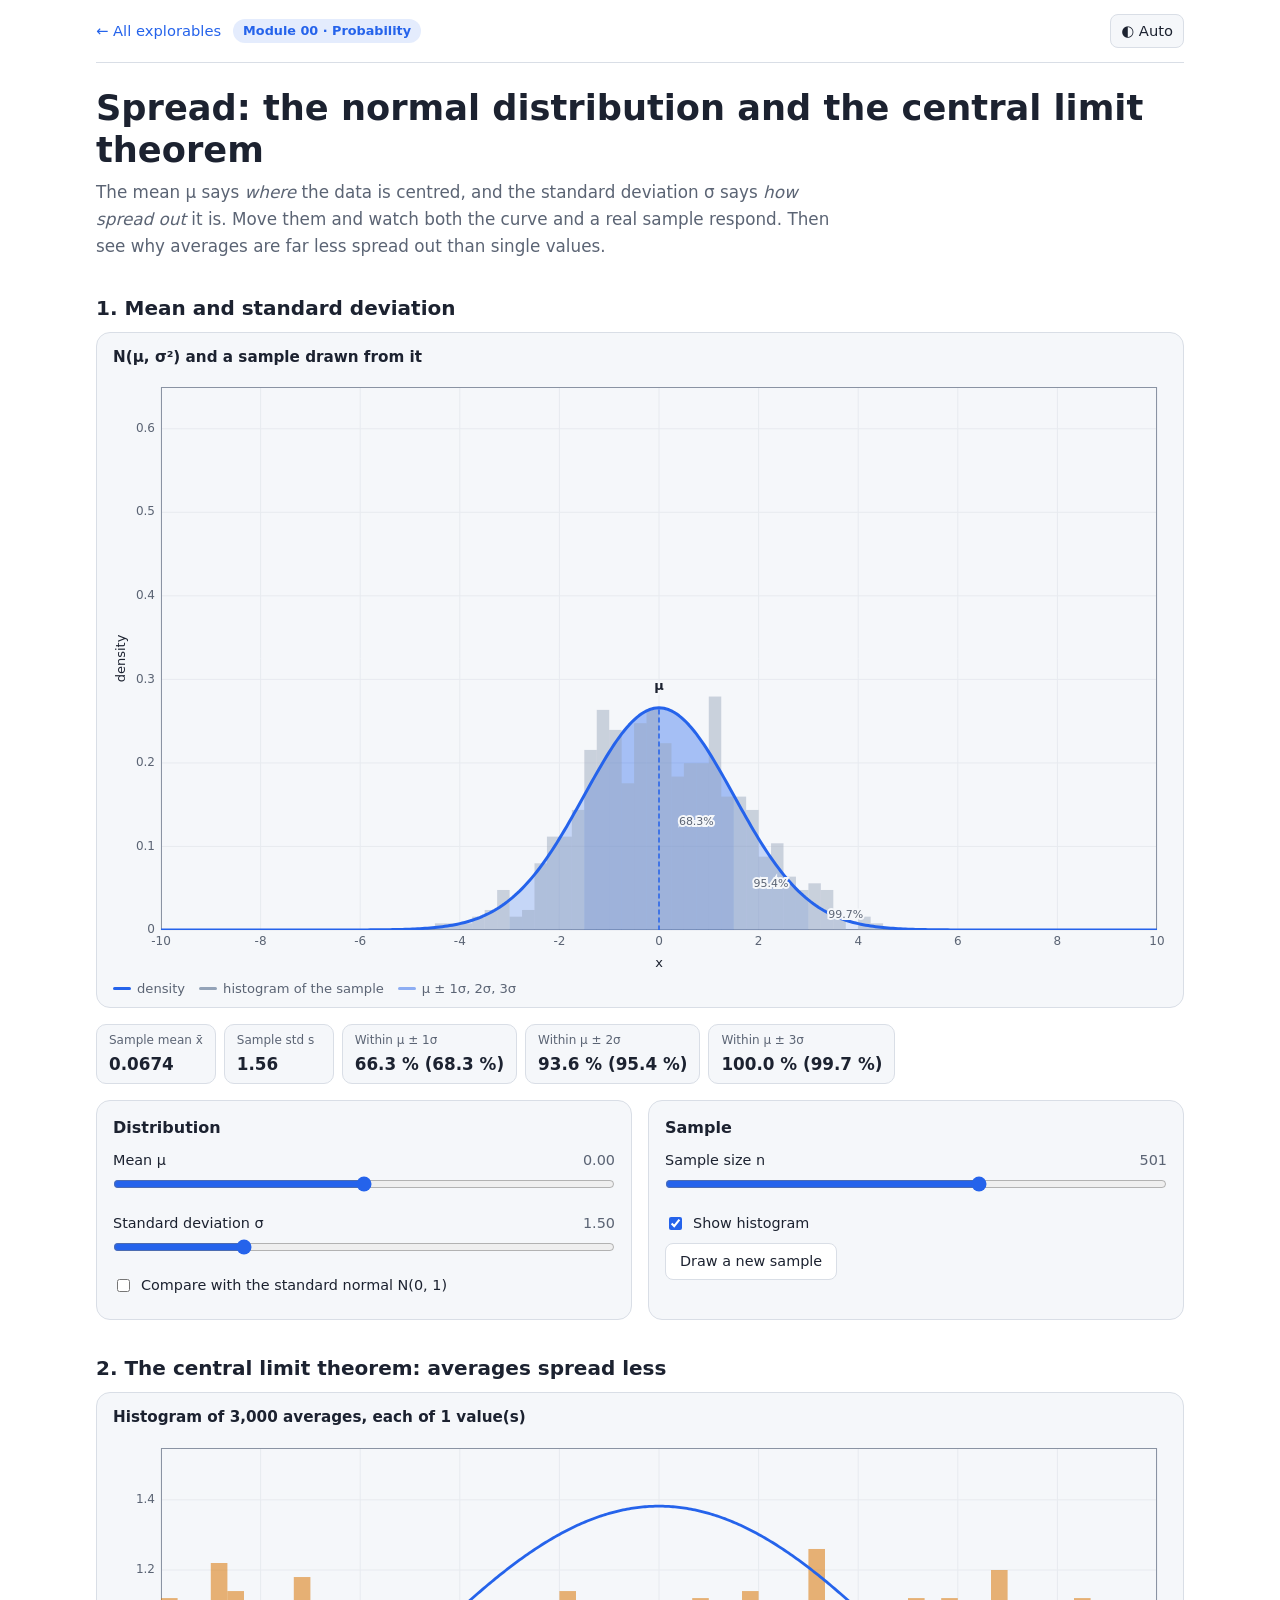
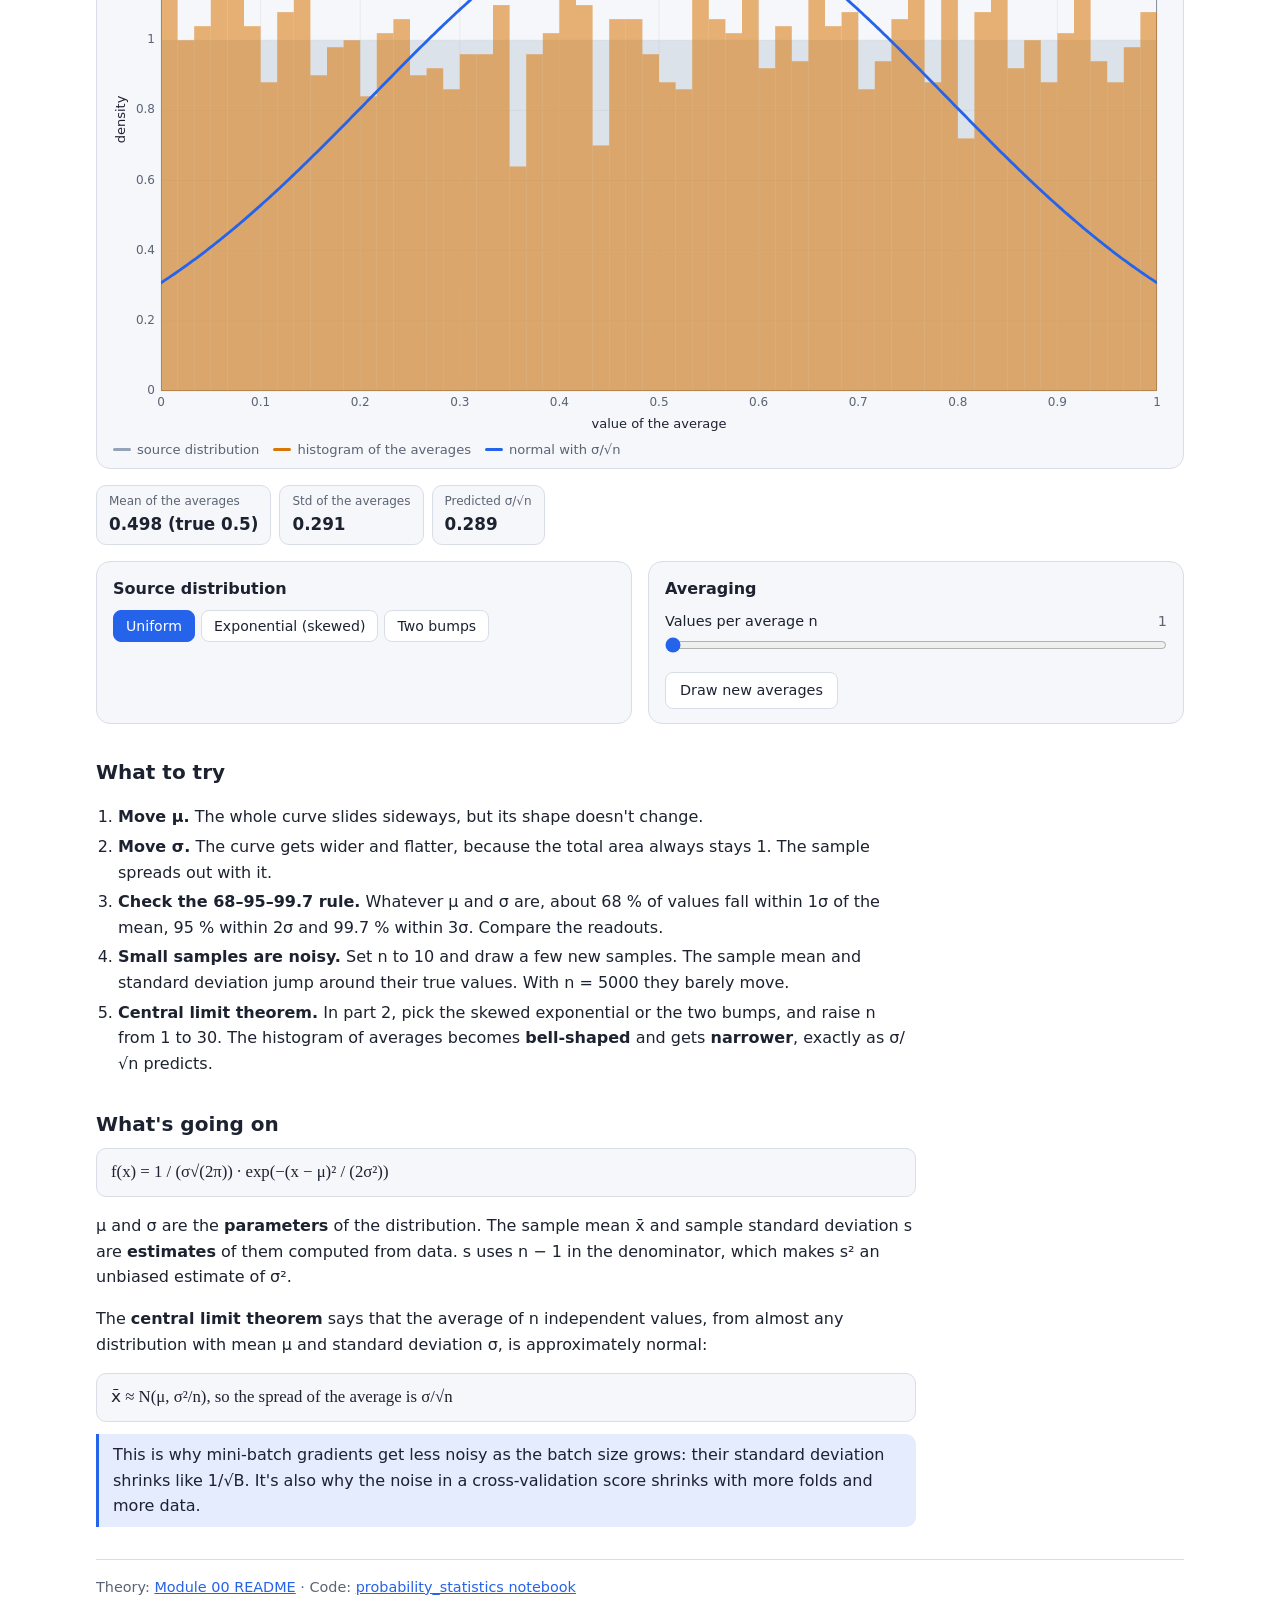
<file: docs/normal-distribution.html>
<!doctype html>
<html lang="en">
<head>
<meta charset="utf-8">
<meta name="viewport" content="width=device-width, initial-scale=1">
<title>Spread and Averages</title>
<meta name="description" content="Change the mean and standard deviation of a normal distribution, draw samples, and watch the central limit theorem shrink the spread of averages.">
<link rel="stylesheet" href="assets/style.css">
</head>
<body>
<div class="wrap">
  <nav class="topbar">
    <a href="index.html">← All explorables</a>
    <span class="tag">Module 00 · Probability</span>
    <span class="spacer"></span>
    <button class="theme-btn" id="theme-btn" type="button">◐ Auto</button>
  </nav>

  <h1>Spread: the normal distribution and the central limit theorem</h1>
  <p class="lede">The mean μ says <i>where</i> the data is centred, and the standard deviation σ says <i>how spread out</i> it is. Move them and watch both the curve and a real sample respond. Then see why averages are far less spread out than single values.</p>

  <h2>1. Mean and standard deviation</h2>
  <div class="panels">
    <figure class="panel" style="grid-column: 1 / -1">
      <figcaption>N(μ, σ²) and a sample drawn from it</figcaption>
      <canvas id="normal" class="wide" role="img" aria-label="Normal density with shaded one, two and three standard deviation bands and a histogram of samples"></canvas>
      <div class="legend">
        <span><i style="background:var(--c-fit)"></i>density</span>
        <span><i style="background:var(--c-ghost)"></i>histogram of the sample</span>
        <span><i style="background:var(--accent);opacity:.5"></i>μ ± 1σ, 2σ, 3σ</span>
        <span id="leg-std" hidden><i class="dash" style="color:var(--c-true)"></i>standard normal N(0, 1)</span>
      </div>
    </figure>
  </div>

  <div class="readouts">
    <div class="readout"><span class="k">Sample mean x̄</span><span class="v" id="ro-mean">—</span></div>
    <div class="readout"><span class="k">Sample std s</span><span class="v" id="ro-std">—</span></div>
    <div class="readout"><span class="k">Within μ ± 1σ</span><span class="v" id="ro-in1">—</span></div>
    <div class="readout"><span class="k">Within μ ± 2σ</span><span class="v" id="ro-in2">—</span></div>
    <div class="readout"><span class="k">Within μ ± 3σ</span><span class="v" id="ro-in3">—</span></div>
  </div>

  <div class="controls">
    <div class="group">
      <h3>Distribution</h3>
      <label class="ctl"><span class="row">Mean μ <output for="mu"></output></span><input type="range" id="mu" min="-5" max="5" step="0.05" value="0"></label>
      <label class="ctl"><span class="row">Standard deviation σ <output for="sigma"></output></span><input type="range" id="sigma" min="0.65" max="4" step="0.05" value="1.5"></label>
      <label class="check"><input type="checkbox" id="show-std"> Compare with the standard normal N(0, 1)</label>
    </div>
    <div class="group">
      <h3>Sample</h3>
      <label class="ctl"><span class="row">Sample size n <output for="ns"></output></span><input type="range" id="ns" min="1" max="3.7" step="0.01" value="2.7"></label>
      <label class="check"><input type="checkbox" id="show-hist" checked> Show histogram</label>
      <div class="buttons"><button class="btn" id="redraw" type="button">Draw a new sample</button></div>
    </div>
  </div>

  <h2>2. The central limit theorem: averages spread less</h2>
  <div class="panels">
    <figure class="panel" style="grid-column: 1 / -1">
      <figcaption>Histogram of 3,000 averages, each of <span id="cap-n">1</span> value(s)</figcaption>
      <canvas id="clt" class="wide" role="img" aria-label="Histogram of sample means with the source distribution and the normal approximation"></canvas>
      <div class="legend">
        <span><i style="background:var(--c-ghost)"></i>source distribution</span>
        <span><i style="background:var(--s4)"></i>histogram of the averages</span>
        <span><i style="background:var(--c-fit)"></i>normal with σ/√n</span>
      </div>
    </figure>
  </div>

  <div class="readouts">
    <div class="readout"><span class="k">Mean of the averages</span><span class="v" id="ro-cm">—</span></div>
    <div class="readout"><span class="k">Std of the averages</span><span class="v" id="ro-cs">—</span></div>
    <div class="readout"><span class="k">Predicted σ/√n</span><span class="v" id="ro-cp">—</span></div>
  </div>

  <div class="controls">
    <div class="group">
      <h3>Source distribution</h3>
      <div class="seg" role="radiogroup" aria-label="Source distribution">
        <label><input type="radio" name="src" value="uniform" checked><span>Uniform</span></label>
        <label><input type="radio" name="src" value="exp"><span>Exponential (skewed)</span></label>
        <label><input type="radio" name="src" value="bimodal"><span>Two bumps</span></label>
      </div>
    </div>
    <div class="group">
      <h3>Averaging</h3>
      <label class="ctl"><span class="row">Values per average n <output for="nc"></output></span><input type="range" id="nc" min="1" max="50" step="1" value="1"></label>
      <div class="buttons"><button class="btn" id="redraw-clt" type="button">Draw new averages</button></div>
    </div>
  </div>

  <section class="notes">
    <h2>What to try</h2>
    <ol>
      <li><b>Move μ.</b> The whole curve slides sideways, but its shape doesn't change.</li>
      <li><b>Move σ.</b> The curve gets wider and flatter, because the total area always stays 1. The sample spreads out with it.</li>
      <li><b>Check the 68–95–99.7 rule.</b> Whatever μ and σ are, about 68 % of values fall within 1σ of the mean, 95 % within 2σ and 99.7 % within 3σ. Compare the readouts.</li>
      <li><b>Small samples are noisy.</b> Set n to 10 and draw a few new samples. The sample mean and standard deviation jump around their true values. With n = 5000 they barely move.</li>
      <li><b>Central limit theorem.</b> In part 2, pick the skewed exponential or the two bumps, and raise n from 1 to 30. The histogram of averages becomes <b>bell-shaped</b> and gets <b>narrower</b>, exactly as σ/√n predicts.</li>
    </ol>

    <h2>What's going on</h2>
    <div class="formula">f(x) = 1 / (σ√(2π)) · exp(−(x − μ)² / (2σ²))</div>
    <p>μ and σ are the <b>parameters</b> of the distribution. The sample mean x̄ and sample standard deviation s are <b>estimates</b> of them computed from data. s uses n − 1 in the denominator, which makes s² an unbiased estimate of σ².</p>
    <p>The <b>central limit theorem</b> says that the average of n independent values, from almost any distribution with mean μ and standard deviation σ, is approximately normal:</p>
    <div class="formula">x̄ ≈ N(μ, σ²/n), so the spread of the average is σ/√n</div>
    <div class="callout">This is why mini-batch gradients get less noisy as the batch size grows: their standard deviation shrinks like 1/√B. It's also why the noise in a cross-validation score shrinks with more folds and more data.</div>
  </section>

  <footer class="links">
    Theory: <a href="https://github.com/sandeshjung/Machine-Learning-Foundation/blob/main/00_Mathematical_foundation/README.md#2-probability-and-statistics">Module 00 README</a> ·
    Code: <a href="https://github.com/sandeshjung/Machine-Learning-Foundation/blob/main/00_Mathematical_foundation/probability_statistics.ipynb">probability_statistics notebook</a>
  </footer>
</div>

<script src="assets/mlmath.js"></script>
<script src="assets/plot.js"></script>
<script>
(function () {
  "use strict";
  const M = MLMath, U = PlotUI, $ = (id) => document.getElementById(id);
  const NMAX = 5000, NMEANS = 3000, NCMAX = 50;

  const S = { seed: 11, z: [], cltSeed: 5, clt: {} };
  const nplot = new Plot($("normal"), { xmin: -10, xmax: 10, ymin: 0, ymax: 0.65, xlabel: "x", ylabel: "density" });
  const cplot = new Plot($("clt"), { xmin: 0, xmax: 1, ymin: 0, ymax: 1, xlabel: "value of the average", ylabel: "density" });

  const mu = U.bindRange("mu", { format: (v) => v.toFixed(2), onInput: drawNormal });
  const sigma = U.bindRange("sigma", { format: (v) => v.toFixed(2), onInput: drawNormal });
  const ns = U.bindRange("ns", { log: true, format: (v) => String(Math.min(NMAX, Math.round(v))), onInput: drawNormal });
  const nc = U.bindRange("nc", { format: String, onInput: drawClt });
  ["show-std", "show-hist"].forEach((id) => $(id).addEventListener("change", drawNormal));
  document.querySelectorAll('input[name="src"]').forEach((el) => el.addEventListener("change", drawClt));
  $("redraw").addEventListener("click", () => { S.seed++; makeZ(); drawNormal(); });
  $("redraw-clt").addEventListener("click", () => { S.cltSeed++; S.clt = {}; drawClt(); });

  // standard normal draws, reused so that moving μ and σ moves the same sample smoothly
  function makeZ() { const r = M.rng(S.seed); S.z = Array.from({ length: NMAX }, () => M.randn(r)); }

  function drawNormal() {
    const css = U.cssVar, m = mu.get(), s = sigma.get(), n = Math.min(NMAX, Math.round(ns.get()));
    const xs = S.z.slice(0, n).map((z) => m + s * z);
    $("leg-std").hidden = !$("show-std").checked;

    const P = nplot;
    P.clear(); P.axes();
    P.clipped(() => {
      const acc = css("--accent");
      for (const [k, a] of [[3, 0.1], [2, 0.14], [1, 0.2]]) {
        const pts = M.linspace(m - k * s, m + k * s, 120).map((x) => [x, M.normalPdf(x, m, s)]);
        P.polygon([[m - k * s, 0], ...pts, [m + k * s, 0]], { fill: acc, alpha: a });
      }
      if ($("show-hist").checked && n > 1) {
        const h = M.histogram(xs, -10, 10, 80);
        h.density.forEach((d, i) => { if (d > 0) P.rect(h.edges[i], 0, h.edges[i + 1], d, { fill: css("--c-ghost"), alpha: 0.45 }); });
      }
      if ($("show-std").checked) P.fn((x) => M.normalPdf(x, 0, 1), { color: css("--c-true"), dash: [7, 5], width: 2 });
      P.fn((x) => M.normalPdf(x, m, s), { color: css("--c-fit"), width: 3 });
      P.line([m, m], [0, M.normalPdf(m, m, s)], { color: css("--c-fit"), width: 1.5, dash: [4, 4] });
      const top = M.normalPdf(m, m, s);
      [["68.3%", 0.5], ["95.4%", 1.5], ["99.7%", 2.5]].forEach(([t, k]) => {
        const yv = Math.min(0.6, M.normalPdf(m + k * s, m, s) * 0.5 + 0.012);
        if (Math.abs(m + k * s) < 9.5) P.text(t, m + k * s, yv, { align: "center", color: css("--muted"), halo: true, font: "11px system-ui" });
      });
      P.text("μ", m, Math.min(0.63, top + 0.025), { align: "center", halo: true, font: "600 13px system-ui" });
    });

    const xbar = n ? M.mean(xs) : NaN, sd = n > 1 ? Math.sqrt(M.variance(xs, 1)) : NaN;
    const within = (k) => (n ? `${((100 * xs.filter((x) => Math.abs(x - m) <= k * s).length) / n).toFixed(1)} %` : "—");
    U.setText("ro-mean", U.fmt(xbar));
    U.setText("ro-std", U.fmt(sd));
    U.setText("ro-in1", within(1) + " (68.3 %)");
    U.setText("ro-in2", within(2) + " (95.4 %)");
    U.setText("ro-in3", within(3) + " (99.7 %)");
  }

  // ---------- central limit theorem
  const SOURCES = {
    uniform: { range: [0, 1], mean: 0.5, sd: Math.sqrt(1 / 12), pdf: (x) => (x >= 0 && x <= 1 ? 1 : 0), draw: (r) => r() },
    exp: { range: [0, 4], mean: 1, sd: 1, pdf: (x) => (x >= 0 ? Math.exp(-x) : 0), draw: (r) => -Math.log(1 - r()) },
    bimodal: {
      range: [-4, 4], mean: 0, sd: Math.sqrt(0.36 + 4),
      pdf: (x) => 0.5 * M.normalPdf(x, -2, 0.6) + 0.5 * M.normalPdf(x, 2, 0.6),
      draw: (r) => (r() < 0.5 ? -2 : 2) + 0.6 * M.randn(r),
    },
  };
  const src = () => document.querySelector('input[name="src"]:checked').value;

  function cltSamples(key) {
    if (!S.clt[key]) {
      const r = M.rng(S.cltSeed * 31 + key.length), d = SOURCES[key];
      S.clt[key] = Array.from({ length: NMEANS }, () => Array.from({ length: NCMAX }, () => d.draw(r)));
    }
    return S.clt[key];
  }

  function drawClt() {
    const css = U.cssVar, key = src(), d = SOURCES[key], n = nc.get();
    const means = cltSamples(key).map((row) => { let s = 0; for (let i = 0; i < n; i++) s += row[i]; return s / n; });
    const [lo, hi] = d.range;
    const h = M.histogram(means, lo, hi, 60);
    const sdPred = d.sd / Math.sqrt(n);
    const peak = Math.max(...h.density, M.normalPdf(d.mean, d.mean, sdPred), 1.05 * Math.max(...M.linspace(lo, hi, 200).map(d.pdf)));
    cplot.setRange(lo, hi, 0, peak * 1.12);
    U.setText("cap-n", String(n));

    const P = cplot;
    P.clear(); P.axes();
    P.clipped(() => {
      const srcPts = M.linspace(lo, hi, 300).map((x) => [x, d.pdf(x)]);
      P.polygon([[lo, 0], ...srcPts, [hi, 0]], { fill: css("--c-ghost"), alpha: 0.25 });
      h.density.forEach((v, i) => { if (v > 0) P.rect(h.edges[i], 0, h.edges[i + 1], v, { fill: css("--s4"), alpha: 0.55 }); });
      P.fn((x) => M.normalPdf(x, d.mean, sdPred), { color: css("--c-fit"), width: 2.8 }, 500);
    });

    U.setText("ro-cm", U.fmt(M.mean(means)) + `  (true ${U.fmt(d.mean)})`);
    U.setText("ro-cs", U.fmt(Math.sqrt(M.variance(means))));
    U.setText("ro-cp", U.fmt(sdPred));
  }

  U.autoRedraw([nplot], drawNormal);
  U.autoRedraw([cplot], drawClt);
  makeZ();
  drawNormal();
  drawClt();
})();
</script>
</body>
</html>
</file>
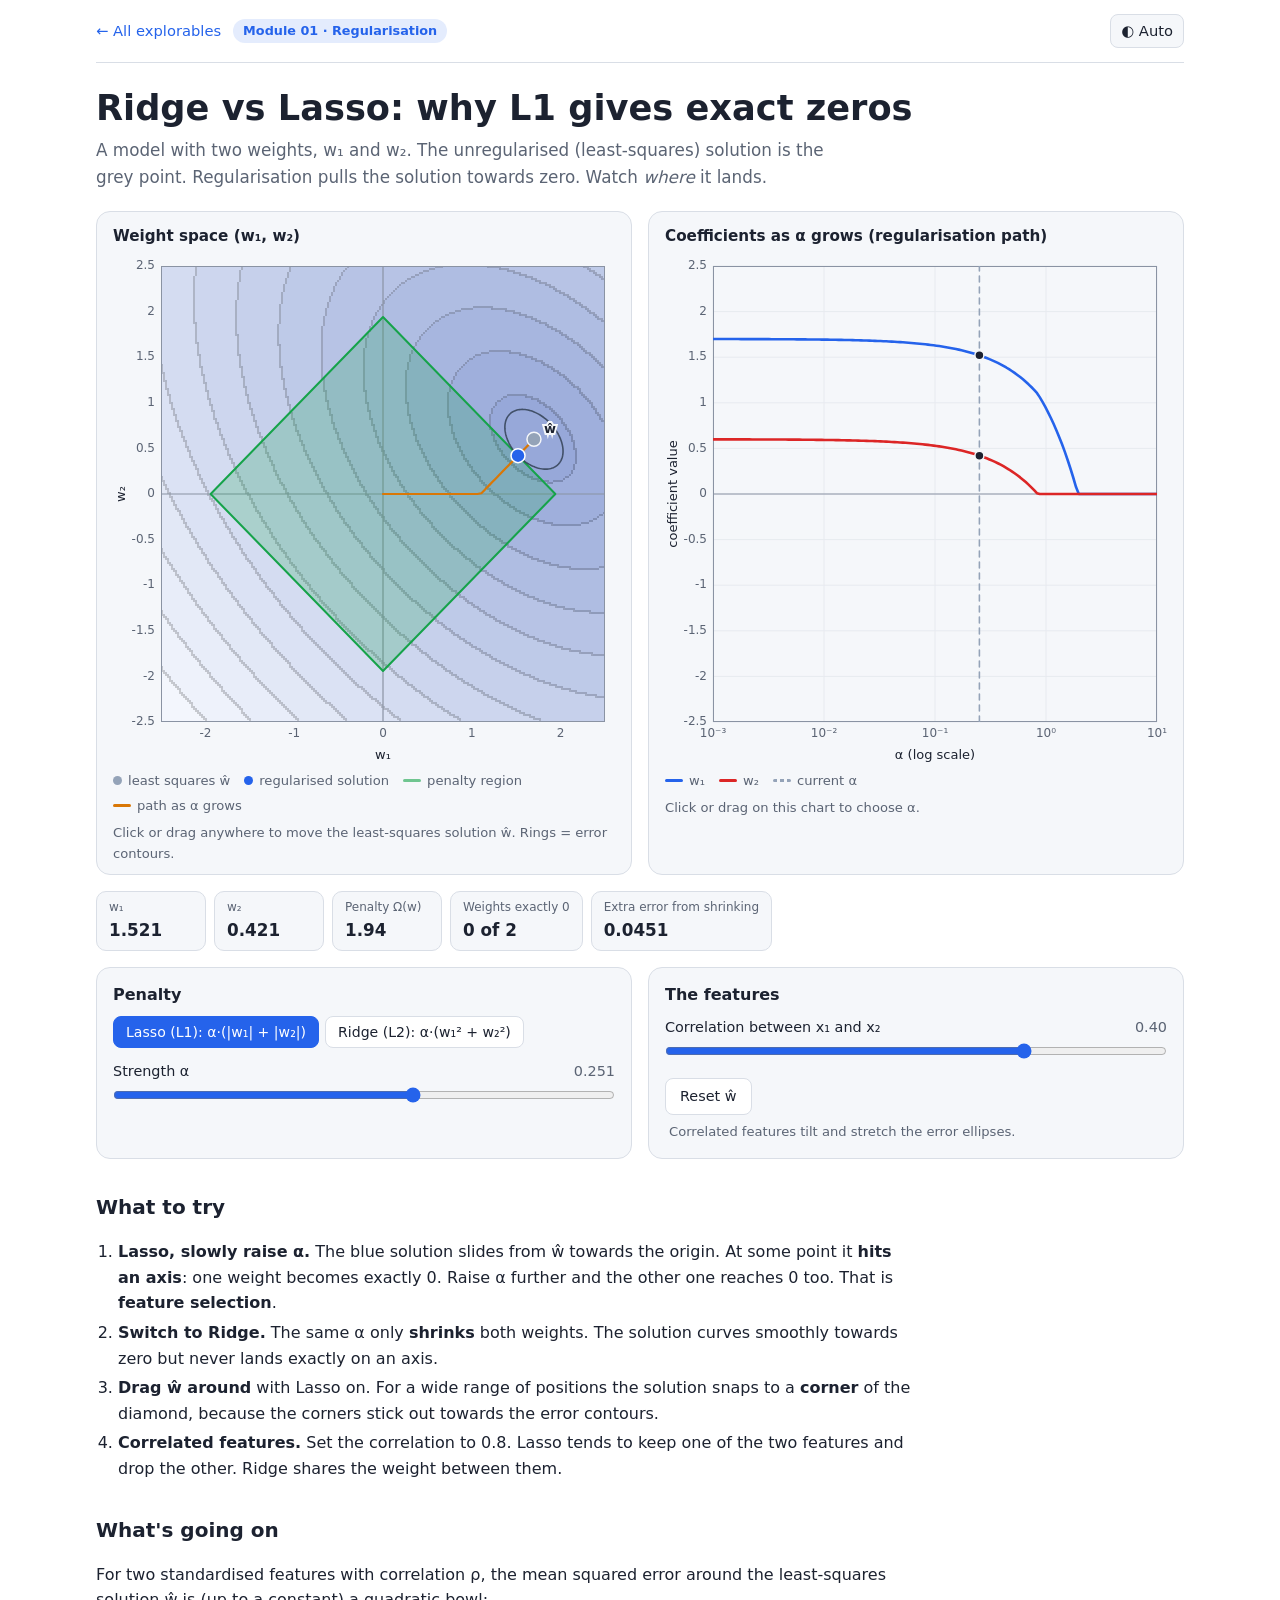
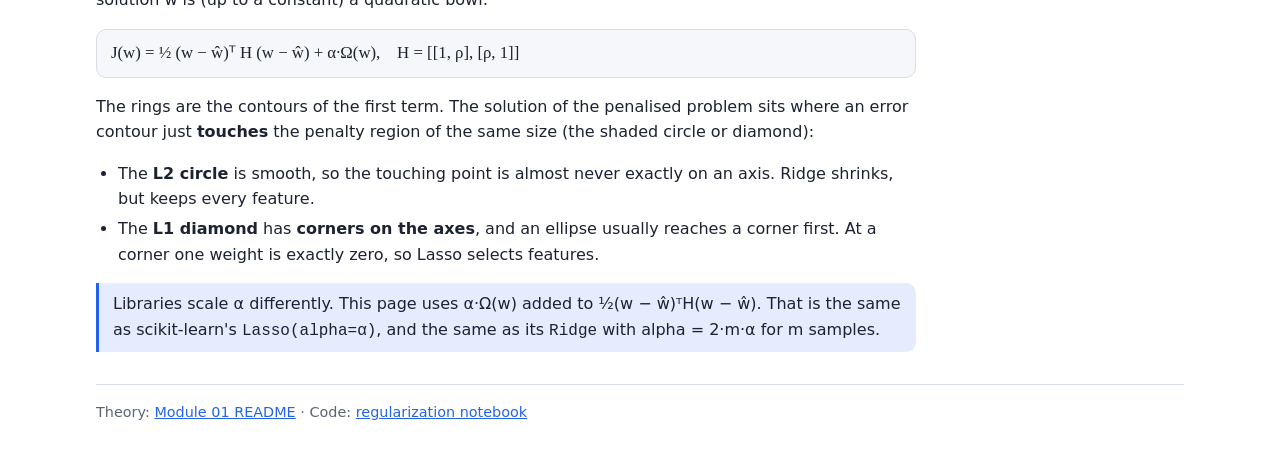
<file: docs/regularization.html>
<!doctype html>
<html lang="en">
<head>
<meta charset="utf-8">
<meta name="viewport" content="width=device-width, initial-scale=1">
<title>Ridge vs Lasso</title>
<meta name="description" content="See why Lasso sets coefficients exactly to zero and Ridge only shrinks them, by dragging the least-squares solution.">
<link rel="stylesheet" href="assets/style.css">
</head>
<body>
<div class="wrap">
  <nav class="topbar">
    <a href="index.html">← All explorables</a>
    <span class="tag">Module 01 · Regularisation</span>
    <span class="spacer"></span>
    <button class="theme-btn" id="theme-btn" type="button">◐ Auto</button>
  </nav>

  <h1>Ridge vs Lasso: why L1 gives exact zeros</h1>
  <p class="lede">A model with two weights, w₁ and w₂. The unregularised (least-squares) solution is the grey point. Regularisation pulls the solution towards zero. Watch <i>where</i> it lands.</p>

  <div class="panels">
    <figure class="panel">
      <figcaption>Weight space (w₁, w₂)</figcaption>
      <canvas id="geo" class="square" role="img" aria-label="Error contours, the penalty region and the regularised solution in weight space"></canvas>
      <div class="legend">
        <span><i class="dot" style="background:var(--c-ghost)"></i>least squares ŵ</span>
        <span><i class="dot" style="background:var(--c-fit)"></i>regularised solution</span>
        <span><i style="background:var(--s3);opacity:.6"></i>penalty region</span>
        <span><i style="background:var(--s4)"></i>path as α grows</span>
      </div>
      <p class="hint">Click or drag anywhere to move the least-squares solution ŵ. Rings = error contours.</p>
    </figure>
    <figure class="panel">
      <figcaption>Coefficients as α grows (regularisation path)</figcaption>
      <canvas id="path" class="square" role="img" aria-label="Coefficient values w1 and w2 against the regularisation strength alpha"></canvas>
      <div class="legend">
        <span><i style="background:var(--s1)"></i>w₁</span>
        <span><i style="background:var(--s2)"></i>w₂</span>
        <span><i class="dash" style="color:var(--c-ghost)"></i>current α</span>
      </div>
      <p class="hint">Click or drag on this chart to choose α.</p>
    </figure>
  </div>

  <div class="readouts">
    <div class="readout"><span class="k">w₁</span><span class="v" id="ro-w1">—</span></div>
    <div class="readout"><span class="k">w₂</span><span class="v" id="ro-w2">—</span></div>
    <div class="readout"><span class="k">Penalty Ω(w)</span><span class="v" id="ro-pen">—</span></div>
    <div class="readout" id="ro-zero-box"><span class="k">Weights exactly 0</span><span class="v" id="ro-zero">—</span></div>
    <div class="readout"><span class="k">Extra error from shrinking</span><span class="v" id="ro-loss">—</span></div>
  </div>

  <div class="controls">
    <div class="group">
      <h3>Penalty</h3>
      <div class="seg" role="radiogroup" aria-label="Penalty">
        <label><input type="radio" name="kind" value="lasso" checked><span>Lasso (L1): α·(|w₁| + |w₂|)</span></label>
        <label><input type="radio" name="kind" value="ridge"><span>Ridge (L2): α·(w₁² + w₂²)</span></label>
      </div>
      <label class="ctl"><span class="row">Strength α <output for="alpha"></output></span><input type="range" id="alpha" min="-3" max="1" step="0.01" value="-0.6"></label>
    </div>
    <div class="group">
      <h3>The features</h3>
      <label class="ctl"><span class="row">Correlation between x₁ and x₂ <output for="rho"></output></span><input type="range" id="rho" min="-0.9" max="0.9" step="0.01" value="0.4"></label>
      <div class="buttons"><button class="btn" id="reset" type="button">Reset ŵ</button></div>
      <p class="hint">Correlated features tilt and stretch the error ellipses.</p>
    </div>
  </div>

  <section class="notes">
    <h2>What to try</h2>
    <ol>
      <li><b>Lasso, slowly raise α.</b> The blue solution slides from ŵ towards the origin. At some point it <b>hits an axis</b>: one weight becomes exactly 0. Raise α further and the other one reaches 0 too. That is <b>feature selection</b>.</li>
      <li><b>Switch to Ridge.</b> The same α only <b>shrinks</b> both weights. The solution curves smoothly towards zero but never lands exactly on an axis.</li>
      <li><b>Drag ŵ around</b> with Lasso on. For a wide range of positions the solution snaps to a <b>corner</b> of the diamond, because the corners stick out towards the error contours.</li>
      <li><b>Correlated features.</b> Set the correlation to 0.8. Lasso tends to keep one of the two features and drop the other. Ridge shares the weight between them.</li>
    </ol>

    <h2>What's going on</h2>
    <p>For two standardised features with correlation ρ, the mean squared error around the least-squares solution ŵ is (up to a constant) a quadratic bowl:</p>
    <div class="formula">J(w) = ½ (w − ŵ)ᵀ H (w − ŵ) + α·Ω(w), &nbsp;&nbsp; H = [[1, ρ], [ρ, 1]]</div>
    <p>The rings are the contours of the first term. The solution of the penalised problem sits where an error contour just <b>touches</b> the penalty region of the same size (the shaded circle or diamond):</p>
    <ul>
      <li>The <b>L2 circle</b> is smooth, so the touching point is almost never exactly on an axis. Ridge shrinks, but keeps every feature.</li>
      <li>The <b>L1 diamond</b> has <b>corners on the axes</b>, and an ellipse usually reaches a corner first. At a corner one weight is exactly zero, so Lasso selects features.</li>
    </ul>
    <div class="callout">Libraries scale α differently. This page uses α·Ω(w) added to ½(w − ŵ)ᵀH(w − ŵ). That is the same as scikit-learn's <code>Lasso(alpha=α)</code>, and the same as its <code>Ridge</code> with alpha = 2·m·α for m samples.</div>
  </section>

  <footer class="links">
    Theory: <a href="https://github.com/sandeshjung/Machine-Learning-Foundation/blob/main/01_Supervised_Regression/README.md#5-regularisation-ridge-and-lasso">Module 01 README</a> ·
    Code: <a href="https://github.com/sandeshjung/Machine-Learning-Foundation/blob/main/01_Supervised_Regression/regularization.ipynb">regularization notebook</a>
  </footer>
</div>

<script src="assets/mlmath.js"></script>
<script src="assets/plot.js"></script>
<script>
(function () {
  "use strict";
  const M = MLMath, U = PlotUI, $ = (id) => document.getElementById(id);
  const LIM = 2.5, A_MIN = -3, A_MAX = 1;
  const DEFAULT_W = [1.7, 0.6];

  const S = { what: DEFAULT_W.slice() };
  const geo = new Plot($("geo"), { xmin: -LIM, xmax: LIM, ymin: -LIM, ymax: LIM, xlabel: "w₁", ylabel: "w₂" });
  const pathPlot = new Plot($("path"), { xmin: A_MIN, xmax: A_MAX, ymin: -LIM, ymax: LIM, xlog: true, xlabel: "α (log scale)", ylabel: "coefficient value" });

  const alpha = U.bindRange("alpha", { log: true, format: (v) => U.fmt(v, 3), onInput: draw });
  const rho = U.bindRange("rho", { format: (v) => v.toFixed(2), onInput: draw });
  document.querySelectorAll('input[name="kind"]').forEach((el) => el.addEventListener("change", draw));
  $("reset").addEventListener("click", () => { S.what = DEFAULT_W.slice(); draw(); });
  const kind = () => document.querySelector('input[name="kind"]:checked').value;
  const H = () => [[1, rho.get()], [rho.get(), 1]];

  function solveAt(a, w0) { return M.penalisedQuadratic(H(), S.what, a, kind(), w0); }
  function quad(w) {
    const h = H(), d = [w[0] - S.what[0], w[1] - S.what[1]];
    return 0.5 * (h[0][0] * d[0] * d[0] + 2 * h[0][1] * d[0] * d[1] + h[1][1] * d[1] * d[1]);
  }

  /** Points on the error contour {w : ½ (w − ŵ)ᵀ H (w − ŵ) = level}. */
  function ellipse(level) {
    const e = M.eig2sym(H()), pts = [];
    const a1 = Math.sqrt((2 * level) / e.values[0]), a2 = Math.sqrt((2 * level) / e.values[1]);
    for (let i = 0; i <= 120; i++) {
      const t = (2 * Math.PI * i) / 120, c = Math.cos(t) * a1, s = Math.sin(t) * a2;
      pts.push([S.what[0] + c * e.vectors[0][0] + s * e.vectors[1][0], S.what[1] + c * e.vectors[0][1] + s * e.vectors[1][1]]);
    }
    return pts;
  }

  function computePath() {
    const alphas = M.linspace(A_MIN, A_MAX, 160).map((v) => 10 ** v);
    let w = null;
    return alphas.map((a) => { w = solveAt(a, w); return [a, w[0], w[1]]; });
  }

  // interaction
  const moveW = (px, py) => {
    S.what = [Math.max(-LIM, Math.min(LIM, geo.invX(px))), Math.max(-LIM, Math.min(LIM, geo.invY(py)))];
    draw();
  };
  U.draggable($("geo"), {
    pick: (px, py) => (geo.inside(px, py) ? "w" : null),
    onDown: (h, px, py) => { if (h) moveW(px, py); return h; },
    onMove: (h, px, py) => moveW(px, py),
  });
  const pickAlpha = (px) => { alpha.set(Math.max(10 ** A_MIN, Math.min(10 ** A_MAX, pathPlot.invX(px)))); draw(); };
  U.draggable($("path"), {
    pick: (px, py) => (pathPlot.inside(px, py) ? "a" : null),
    onDown: (h, px) => { if (h) pickAlpha(px); return h; },
    onMove: (h, px) => pickAlpha(px),
  });

  function draw() {
    const css = U.cssVar, k = kind(), a = alpha.get();
    const w = solveAt(a);
    const path = computePath();
    const zeroTol = 1e-9;
    const pen = k === "lasso" ? Math.abs(w[0]) + Math.abs(w[1]) : w[0] * w[0] + w[1] * w[1];

    // geometry panel
    const P = geo;
    P.clear();
    P.heatmap((x, y) => quad([x, y]), { key: `${S.what}|${rho.get()}`, transform: Math.sqrt, bands: 14, strength: 0.5 });
    P.axes({ grid: false, zeroLines: true });
    P.clipped(() => {
      const acc = css("--s3");
      if (k === "lasso") {
        const t = Math.abs(w[0]) + Math.abs(w[1]);
        if (t > 1e-6) P.polygon([[t, 0], [0, t], [-t, 0], [0, -t]], { fill: acc, alpha: 0.22 }), P.polygon([[t, 0], [0, t], [-t, 0], [0, -t]], { color: acc, width: 2 });
      } else {
        const r = Math.hypot(w[0], w[1]);
        if (r > 1e-6) {
          const circ = M.linspace(0, 2 * Math.PI, 120).map((t) => [r * Math.cos(t), r * Math.sin(t)]);
          P.polygon(circ, { fill: acc, alpha: 0.22 }); P.polygon(circ, { color: acc, width: 2 });
        }
      }
      const level = quad(w);
      if (level > 1e-9) P.polygon(ellipse(level), { color: css("--c-data"), width: 1.6, alpha: 0.85 });
      P.line(path.map((p) => p[1]), path.map((p) => p[2]), { color: css("--s4"), width: 2.2 });
      P.dots([S.what[0]], [S.what[1]], { color: css("--c-ghost"), r: 7, stroke: css("--surface") });
      P.text("ŵ", S.what[0], S.what[1], { dx: 10, dy: -10, halo: true, font: "600 13px system-ui" });
      P.dots([w[0]], [w[1]], { color: css("--c-fit"), r: 7, stroke: "#fff" });
    });

    // path panel
    const Q = pathPlot;
    Q.clear(); Q.axes({ zeroLines: true });
    Q.clipped(() => {
      Q.line(path.map((p) => p[0]), path.map((p) => p[1]), { color: css("--s1"), width: 2.6 });
      Q.line(path.map((p) => p[0]), path.map((p) => p[2]), { color: css("--s2"), width: 2.6 });
      Q.line([a, a], [-LIM, LIM], { color: css("--c-ghost"), dash: [6, 5], width: 1.6 });
      Q.dots([a, a], [w[0], w[1]], { color: css("--text"), r: 4.5, stroke: css("--surface") });
    });

    const zeros = w.filter((v) => Math.abs(v) < zeroTol).length;
    U.setText("ro-w1", Math.abs(w[0]) < zeroTol ? "0 (exact)" : w[0].toFixed(3));
    U.setText("ro-w2", Math.abs(w[1]) < zeroTol ? "0 (exact)" : w[1].toFixed(3));
    U.setText("ro-pen", U.fmt(pen));
    U.setText("ro-zero", `${zeros} of 2`);
    U.setText("ro-loss", U.fmt(quad(w)));
    $("ro-zero-box").className = "readout" + (zeros ? " good" : "");
  }

  U.autoRedraw([geo, pathPlot], draw);
  draw();
})();
</script>
</body>
</html>
</file>
<file: docs/assets/style.css>
/* Shared styles for the interactive explorables. No external dependencies. */

:root {
  --bg: #ffffff;
  --surface: #f5f7fa;
  --surface-2: #eceff4;
  --border: #d9dee6;
  --text: #1c2230;
  --muted: #5b6474;
  --accent: #2563eb;
  --accent-soft: rgba(37, 99, 235, 0.12);

  --c-axis: #8a93a3;
  --c-grid: #e7eaef;
  --c-data: #334155;
  --c-fit: #2563eb;
  --c-true: #16a34a;
  --c-resid: #dc2626;
  --c-ghost: #94a3b8;
  --s1: #2563eb;
  --s2: #dc2626;
  --s3: #16a34a;
  --s4: #d97706;
  --heat-lo: #f3f6fd;
  --heat-hi: #3b5bb5;
  color-scheme: light;
}

@media (prefers-color-scheme: dark) {
  :root:not([data-theme="light"]) {
    --bg: #0e131d;
    --surface: #161c28;
    --surface-2: #1d2433;
    --border: #2b3445;
    --text: #e4e8ef;
    --muted: #9aa3b3;
    --accent: #6ea8ff;
    --accent-soft: rgba(110, 168, 255, 0.16);
    --c-axis: #6b7488;
    --c-grid: #222a39;
    --c-data: #cbd5e1;
    --c-fit: #6ea8ff;
    --c-true: #4ade80;
    --c-resid: #f87171;
    --c-ghost: #64748b;
    --s1: #6ea8ff;
    --s2: #f87171;
    --s3: #4ade80;
    --s4: #fbbf24;
    --heat-lo: #121a29;
    --heat-hi: #5d8de8;
    color-scheme: dark;
  }
}

:root[data-theme="dark"] {
  --bg: #0e131d;
  --surface: #161c28;
  --surface-2: #1d2433;
  --border: #2b3445;
  --text: #e4e8ef;
  --muted: #9aa3b3;
  --accent: #6ea8ff;
  --accent-soft: rgba(110, 168, 255, 0.16);
  --c-axis: #6b7488;
  --c-grid: #222a39;
  --c-data: #cbd5e1;
  --c-fit: #6ea8ff;
  --c-true: #4ade80;
  --c-resid: #f87171;
  --c-ghost: #64748b;
  --s1: #6ea8ff;
  --s2: #f87171;
  --s3: #4ade80;
  --s4: #fbbf24;
  --heat-lo: #121a29;
  --heat-hi: #5d8de8;
  color-scheme: dark;
}

* { box-sizing: border-box; }
[hidden] { display: none !important; }

html { -webkit-text-size-adjust: 100%; }

body {
  margin: 0;
  background: var(--bg);
  color: var(--text);
  font: 16px/1.6 system-ui, -apple-system, "Segoe UI", Roboto, Helvetica, Arial, sans-serif;
}

a { color: var(--accent); }

.wrap {
  max-width: 1120px;
  margin: 0 auto;
  padding: 0 16px 48px;
}

/* ---------- top bar ---------- */

.topbar {
  display: flex;
  align-items: center;
  gap: 12px;
  flex-wrap: wrap;
  padding: 14px 0;
  border-bottom: 1px solid var(--border);
  margin-bottom: 24px;
  font-size: 0.92rem;
}
.topbar .spacer { flex: 1; }
.topbar a { text-decoration: none; }
.tag {
  display: inline-block;
  padding: 2px 10px;
  border-radius: 999px;
  background: var(--accent-soft);
  color: var(--accent);
  font-size: 0.8rem;
  font-weight: 600;
  white-space: nowrap;
}
.theme-btn {
  border: 1px solid var(--border);
  background: var(--surface);
  color: var(--text);
  border-radius: 8px;
  padding: 4px 10px;
  font: inherit;
  cursor: pointer;
}

h1 { font-size: clamp(1.6rem, 3.5vw, 2.2rem); line-height: 1.2; margin: 0 0 8px; }
h2 { font-size: 1.25rem; margin: 32px 0 8px; }
h3 { font-size: 1rem; margin: 0 0 8px; }
.lede { color: var(--muted); max-width: 760px; margin: 0 0 20px; font-size: 1.05rem; }

/* ---------- panels with canvases ---------- */

.panels {
  display: grid;
  grid-template-columns: repeat(auto-fit, minmax(min(100%, 420px), 1fr));
  gap: 16px;
}
.panel {
  margin: 0;
  background: var(--surface);
  border: 1px solid var(--border);
  border-radius: 14px;
  padding: 12px 12px 8px;
  min-width: 0;
}
.panel figcaption {
  font-weight: 600;
  font-size: 0.95rem;
  margin: 0 4px 6px;
}
.panel canvas {
  display: block;
  width: 100%;
  aspect-ratio: 4 / 3;
  touch-action: none;
  border-radius: 8px;
}
.panel canvas.square { aspect-ratio: 1 / 1; }
.panel canvas.wide { aspect-ratio: 16 / 9; }
.hint { color: var(--muted); font-size: 0.82rem; margin: 6px 4px 2px; }

.legend { display: flex; flex-wrap: wrap; gap: 4px 14px; margin: 6px 4px 0; font-size: 0.82rem; color: var(--muted); }
.legend span { display: inline-flex; align-items: center; gap: 6px; }
.legend i { display: inline-block; width: 18px; height: 3px; border-radius: 2px; }
.legend i.dash { background: repeating-linear-gradient(90deg, currentColor 0 4px, transparent 4px 7px) !important; }
.legend i.dot { width: 9px; height: 9px; border-radius: 50%; }

/* ---------- readouts ---------- */

.readouts {
  display: flex;
  flex-wrap: wrap;
  gap: 8px;
  margin: 16px 0;
}
.readout {
  background: var(--surface);
  border: 1px solid var(--border);
  border-radius: 10px;
  padding: 6px 12px;
  min-width: 110px;
}
.readout .k { display: block; font-size: 0.75rem; color: var(--muted); }
.readout .v { font-variant-numeric: tabular-nums; font-weight: 600; font-size: 1.05rem; }
.readout.good .v { color: var(--c-true); }
.readout.bad .v { color: var(--c-resid); }

/* ---------- controls ---------- */

.controls {
  display: grid;
  grid-template-columns: repeat(auto-fit, minmax(min(100%, 260px), 1fr));
  gap: 16px;
}
.group {
  background: var(--surface);
  border: 1px solid var(--border);
  border-radius: 14px;
  padding: 14px 16px;
  min-width: 0;
}
.ctl { display: block; margin: 0 0 12px; }
.ctl:last-child { margin-bottom: 0; }
.ctl .row { display: flex; justify-content: space-between; gap: 8px; font-size: 0.9rem; }
.ctl output { font-variant-numeric: tabular-nums; color: var(--muted); }
input[type="range"] { width: 100%; accent-color: var(--accent); margin: 4px 0 0; }
.check { display: flex; align-items: center; gap: 8px; font-size: 0.9rem; margin: 0 0 8px; cursor: pointer; }
.check input { accent-color: var(--accent); }
.seg { display: flex; flex-wrap: wrap; gap: 6px; margin: 0 0 12px; }
.seg label { cursor: pointer; }
.seg input { position: absolute; opacity: 0; pointer-events: none; }
.seg span {
  display: inline-block;
  padding: 4px 12px;
  border-radius: 8px;
  border: 1px solid var(--border);
  background: var(--bg);
  font-size: 0.88rem;
}
.seg input:checked + span { background: var(--accent); border-color: var(--accent); color: #fff; }
.seg input:focus-visible + span { outline: 2px solid var(--accent); outline-offset: 2px; }

.buttons { display: flex; flex-wrap: wrap; gap: 8px; margin-top: 4px; }
button.btn {
  font: inherit;
  font-size: 0.9rem;
  padding: 6px 14px;
  border-radius: 8px;
  border: 1px solid var(--border);
  background: var(--bg);
  color: var(--text);
  cursor: pointer;
}
button.btn:hover { border-color: var(--accent); }
button.btn.primary { background: var(--accent); border-color: var(--accent); color: #fff; }
button.btn:focus-visible { outline: 2px solid var(--accent); outline-offset: 2px; }

/* ---------- explanatory text ---------- */

.notes { max-width: 820px; }
.notes p, .notes li { color: var(--text); }
.notes ol, .notes ul { padding-left: 22px; }
.notes li { margin: 4px 0; }
.formula {
  background: var(--surface);
  border: 1px solid var(--border);
  border-radius: 10px;
  padding: 10px 14px;
  font-family: "Cambria Math", "STIX Two Math", Georgia, serif;
  font-size: 1.05rem;
  overflow-x: auto;
}
.callout {
  border-left: 3px solid var(--accent);
  background: var(--accent-soft);
  padding: 8px 14px;
  border-radius: 0 10px 10px 0;
  margin: 12px 0;
}

footer.links {
  margin-top: 32px;
  padding-top: 16px;
  border-top: 1px solid var(--border);
  color: var(--muted);
  font-size: 0.9rem;
}

/* ---------- index page ---------- */

.cards {
  display: grid;
  grid-template-columns: repeat(auto-fill, minmax(min(100%, 300px), 1fr));
  gap: 16px;
}
.card {
  display: flex;
  flex-direction: column;
  gap: 6px;
  background: var(--surface);
  border: 1px solid var(--border);
  border-radius: 14px;
  padding: 16px 18px;
  text-decoration: none;
  color: var(--text);
  transition: border-color 0.15s, transform 0.15s;
}
.card:hover { border-color: var(--accent); transform: translateY(-2px); }
.card h3 { margin: 4px 0 0; font-size: 1.1rem; }
.card p { margin: 0; color: var(--muted); font-size: 0.93rem; }
.card .tag { align-self: flex-start; }

@media (prefers-reduced-motion: reduce) {
  .card { transition: none; }
  .card:hover { transform: none; }
}
</file>
